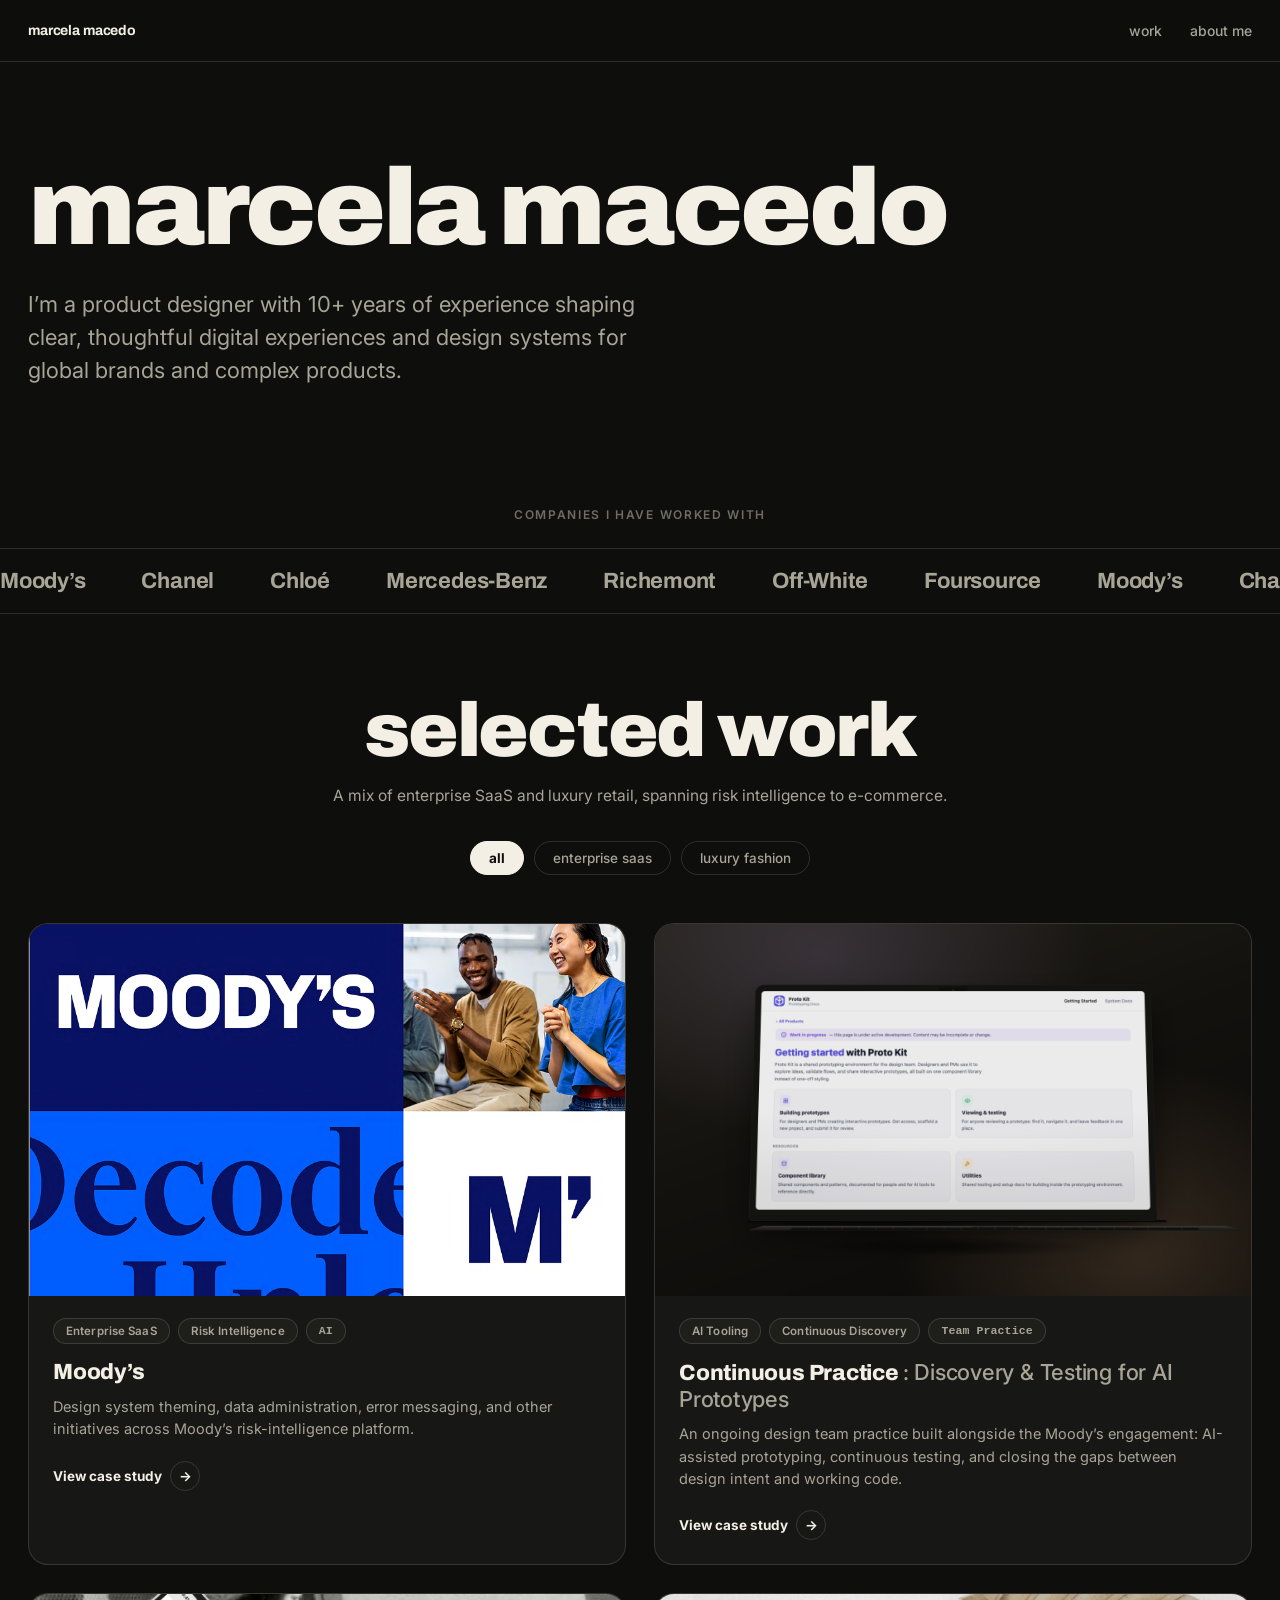
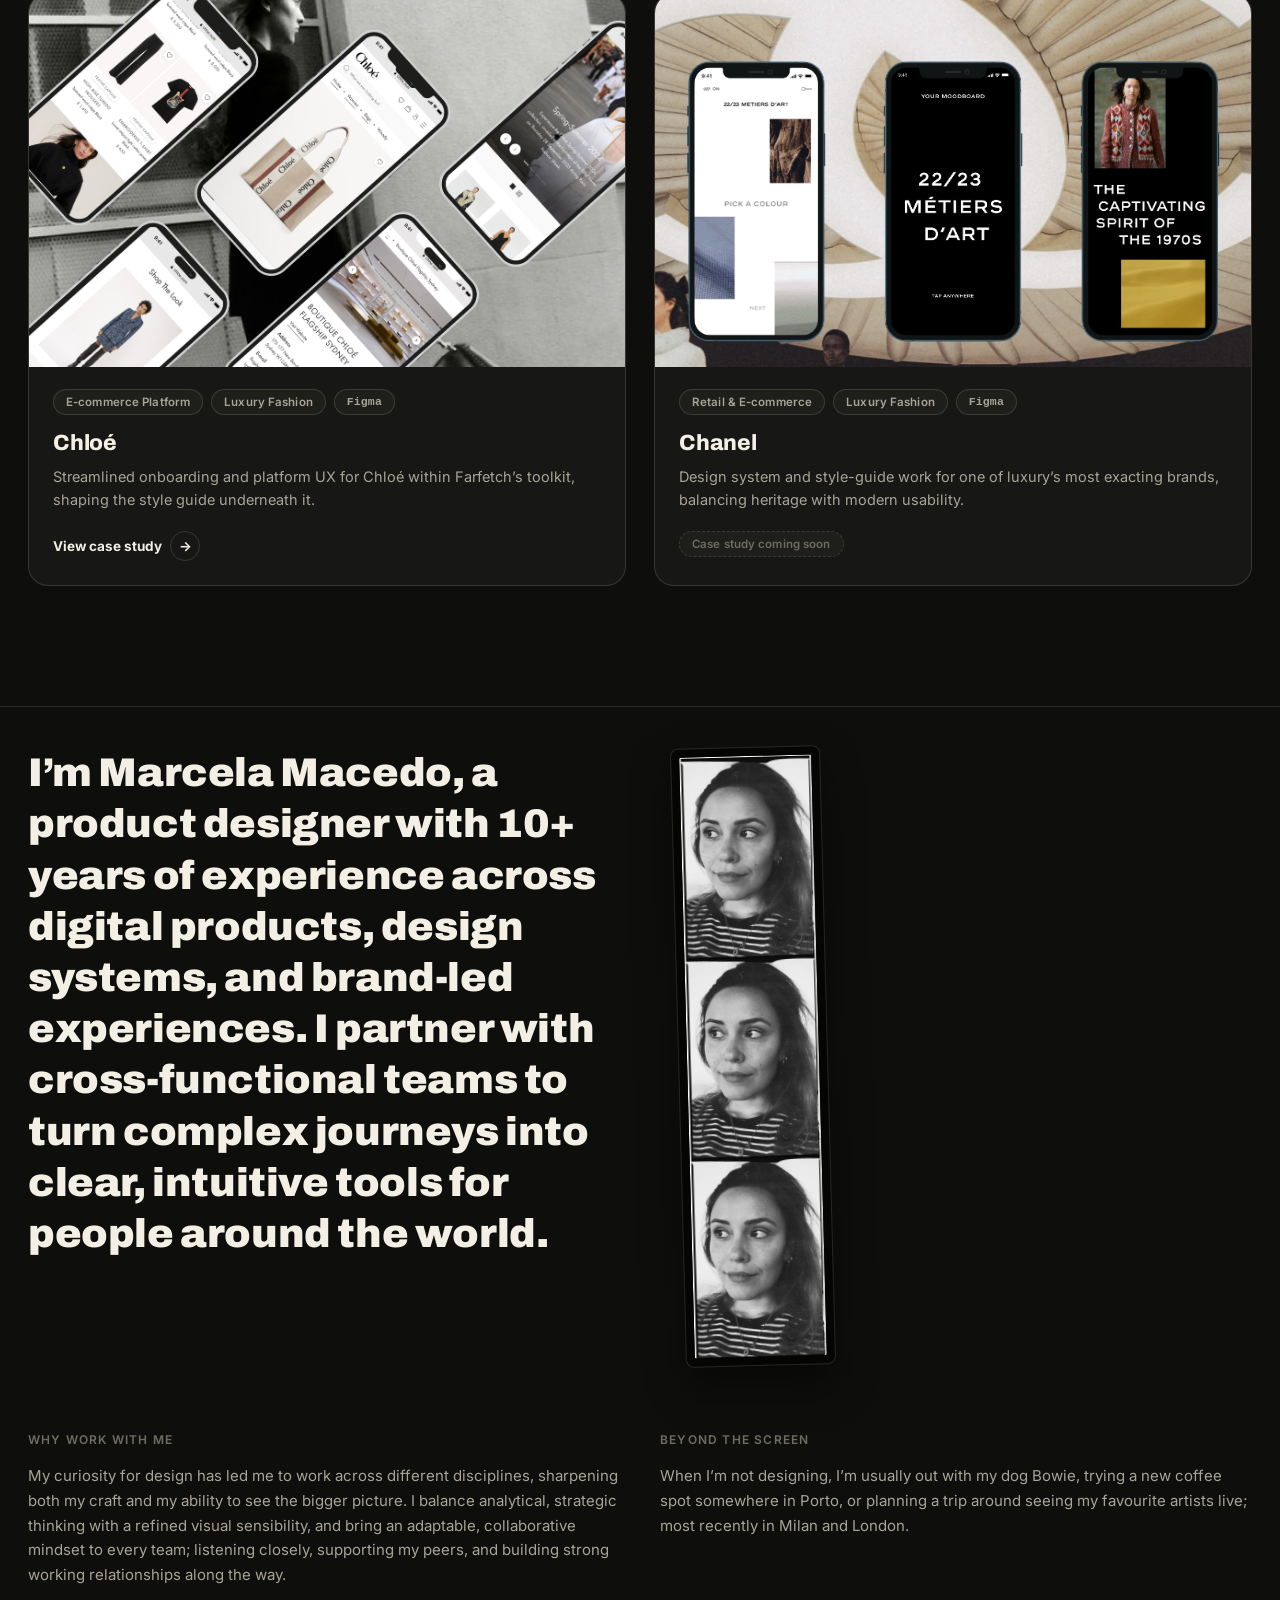
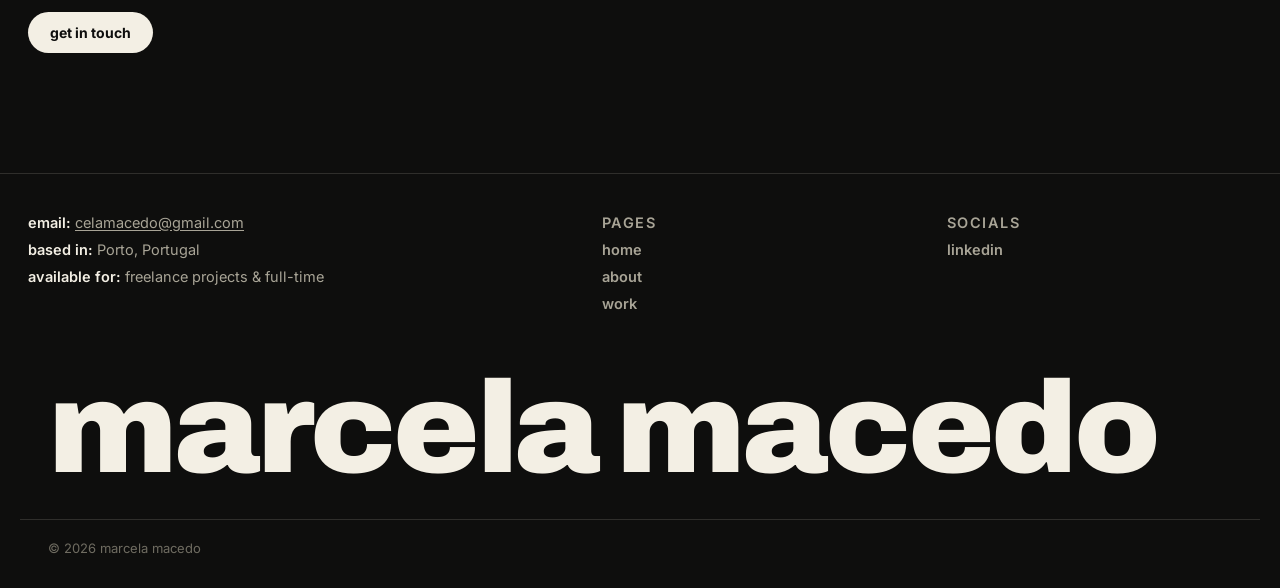
<file: index.html>
<!doctype html>
<html lang="en">
<head>
  <meta charset="utf-8">
  <meta name="viewport" content="width=device-width, initial-scale=1">
  <title>Marcela Macedo, Product Designer</title>
  <meta name="description" content="Marcela Macedo, product designer for Moody's, Chanel, Chloé, and Richemont.">
  <link rel="stylesheet" href="styles.css">
</head>
<body>
  <nav class="nav">
    <a href="index.html" class="nav-name display">marcela macedo</a>
    <div class="nav-links">
      <a href="#work">work</a>
      <a href="#about">about me</a>
    </div>
  </nav>

  <section class="hero">
    <div class="hero-inner">
      <h1 class="display">marcela macedo</h1>
      <p class="tagline">I&rsquo;m a product designer with 10+ years of experience shaping clear, thoughtful digital experiences and design systems for global brands and complex products.</p>
    </div>
  </section>

  <section class="companies">
    <p class="label">companies i have worked with</p>
    <div class="marquee-wrap" aria-hidden="true">
      <div class="marquee-track">
        <span>Moody&rsquo;s</span><span>Chanel</span><span>Chlo&eacute;</span>
        <span>Mercedes-Benz</span><span>Richemont</span><span>Off-White</span><span>Foursource</span>
        <span>Moody&rsquo;s</span><span>Chanel</span><span>Chlo&eacute;</span>
        <span>Mercedes-Benz</span><span>Richemont</span><span>Off-White</span><span>Foursource</span>
      </div>
    </div>
  </section>

  <section class="work" id="work">
    <div class="work-head">
      <h2 class="display">selected work</h2>
      <p class="work-sub">A mix of enterprise SaaS and luxury retail, spanning risk intelligence to e-commerce.</p>
    </div>

    <div class="filters" role="tablist" aria-label="Filter work by category">
      <button class="filter-btn active" data-filter="all">all</button>
      <button class="filter-btn" data-filter="enterprise">enterprise saas</button>
      <button class="filter-btn" data-filter="luxury">luxury fashion</button>
    </div>

    <div class="work-grid">
      <a class="proj" href="moodys.html" data-category="enterprise">
        <div class="proj-media"><img src="assets/projects/moodys/moodys-card.png" alt="Moody's brand collage: wordmark, typography, and team photography" loading="lazy"></div>
        <div class="proj-tags">
          <span class="tag-pill">Enterprise SaaS</span>
          <span class="tag-pill">Risk Intelligence</span>
          <span class="tag-pill mono">AI</span>
        </div>
        <h3 class="proj-title">Moody&rsquo;s</h3>
        <p class="proj-desc">Design system theming, data administration, error messaging, and other initiatives across Moody&rsquo;s risk-intelligence platform.</p>
        <span class="proj-link">View case study <span class="arrow-circle">&rarr;</span></span>
      </a>

      <a class="proj" href="continuous-practice.html" data-category="enterprise">
        <div class="proj-media"><img src="assets/projects/continuous-practice/docs-hub-laptop.png" alt="A genericized recreation of the practice's documentation hub, shown open on a laptop" loading="lazy"></div>
        <div class="proj-tags">
          <span class="tag-pill">AI Tooling</span>
          <span class="tag-pill">Continuous Discovery</span>
          <span class="tag-pill mono">Team Practice</span>
        </div>
        <h3 class="proj-title">Continuous Practice <span class="proj-sub">: Discovery &amp; Testing for AI Prototypes</span></h3>
        <p class="proj-desc">An ongoing design team practice built alongside the Moody&rsquo;s engagement: AI-assisted prototyping, continuous testing, and closing the gaps between design intent and working code.</p>
        <span class="proj-link">View case study <span class="arrow-circle">&rarr;</span></span>
      </a>

      <a class="proj" href="chloe.html" data-category="luxury">
        <div class="proj-media"><img src="assets/projects/chloe/chloe-app-mockup.png" alt="Chloé e-commerce app screens: product pages, bags, and boutique details" loading="lazy"></div>
        <div class="proj-tags">
          <span class="tag-pill">E-commerce Platform</span>
          <span class="tag-pill">Luxury Fashion</span>
          <span class="tag-pill mono">Figma</span>
        </div>
        <h3 class="proj-title">Chlo&eacute;</h3>
        <p class="proj-desc">Streamlined onboarding and platform UX for Chlo&eacute; within Farfetch&rsquo;s toolkit, shaping the style guide underneath it.</p>
        <span class="proj-link">View case study <span class="arrow-circle">&rarr;</span></span>
      </a>

      <div class="proj" data-category="luxury">
        <div class="proj-media"><img src="assets/projects/chanel/chanel-card.png" alt="Chanel Métiers d'Art mobile flow and product mockups" loading="lazy"></div>
        <div class="proj-tags">
          <span class="tag-pill">Retail &amp; E-commerce</span>
          <span class="tag-pill">Luxury Fashion</span>
          <span class="tag-pill mono">Figma</span>
        </div>
        <h3 class="proj-title">Chanel</h3>
        <p class="proj-desc">Design system and style-guide work for one of luxury&rsquo;s most exacting brands, balancing heritage with modern usability.</p>
        <span class="proj-link"><span class="tag-pill status">Case study coming soon</span></span>
      </div>
    </div>
  </section>

  <section class="about" id="about">
    <div class="about-inner">
      <div class="about-top">
        <p class="about-lead display">I&rsquo;m Marcela Macedo, a product designer with 10+ years of experience across digital products, design systems, and brand-led experiences. I partner with cross-functional teams to turn complex journeys into clear, intuitive tools for people around the world.</p>

        <div class="photo-strip" aria-hidden="true">
          <img src="assets/about/photobooth.png" alt="Marcela Macedo, three-frame black and white photobooth strip">
        </div>
      </div>

      <div class="about-grid">
        <div class="about-col">
          <p class="eyebrow">why work with me</p>
          <p>My curiosity for design has led me to work across different disciplines, sharpening both my craft and my ability to see the bigger picture. I balance analytical, strategic thinking with a refined visual sensibility, and bring an adaptable, collaborative mindset to every team; listening closely, supporting my peers, and building strong working relationships along the way.</p>
          <a href="mailto:celamacedo@gmail.com" class="btn">get in touch</a>
        </div>

        <div class="about-col">
          <p class="eyebrow">beyond the screen</p>
          <p>When I&rsquo;m not designing, I&rsquo;m usually out with my dog Bowie, trying a new coffee spot somewhere in Porto, or planning a trip around seeing my favourite artists live; most recently in Milan and London.</p>
        </div>
      </div>
    </div>
  </section>

  <footer class="footer">
    <div class="footer-meta">
      <div class="footer-meta-grid">
        <div>
          <p><strong>email:</strong> <a href="mailto:celamacedo@gmail.com">celamacedo@gmail.com</a></p>
          <p><strong>based in:</strong> Porto, Portugal</p>
          <p><strong>available for:</strong> freelance projects &amp; full-time</p>
        </div>
        <div class="footer-col">
          <p class="footer-col-label">pages</p>
          <a href="index.html">home</a>
          <a href="#about">about</a>
          <a href="#work">work</a>
        </div>
        <div class="footer-col">
          <p class="footer-col-label">socials</p>
          <a href="https://www.linkedin.com/in/marcelamcm/" target="_blank" rel="noopener">linkedin</a>
        </div>
      </div>
    </div>

    <div class="footer-word">
      <h2 class="display">marcela macedo</h2>
    </div>

    <div class="footer-bottom">
      <span>&copy; 2026 marcela macedo</span>
    </div>
  </footer>

  <script>
    const buttons = document.querySelectorAll('.filter-btn');
    const cards = document.querySelectorAll('.proj');
    buttons.forEach(btn => {
      btn.addEventListener('click', () => {
        buttons.forEach(b => b.classList.remove('active'));
        btn.classList.add('active');
        const filter = btn.dataset.filter;
        cards.forEach(card => {
          const show = filter === 'all' || card.dataset.category === filter;
          card.style.display = show ? '' : 'none';
        });
      });
    });
  </script>
</body>
</html>
</file>
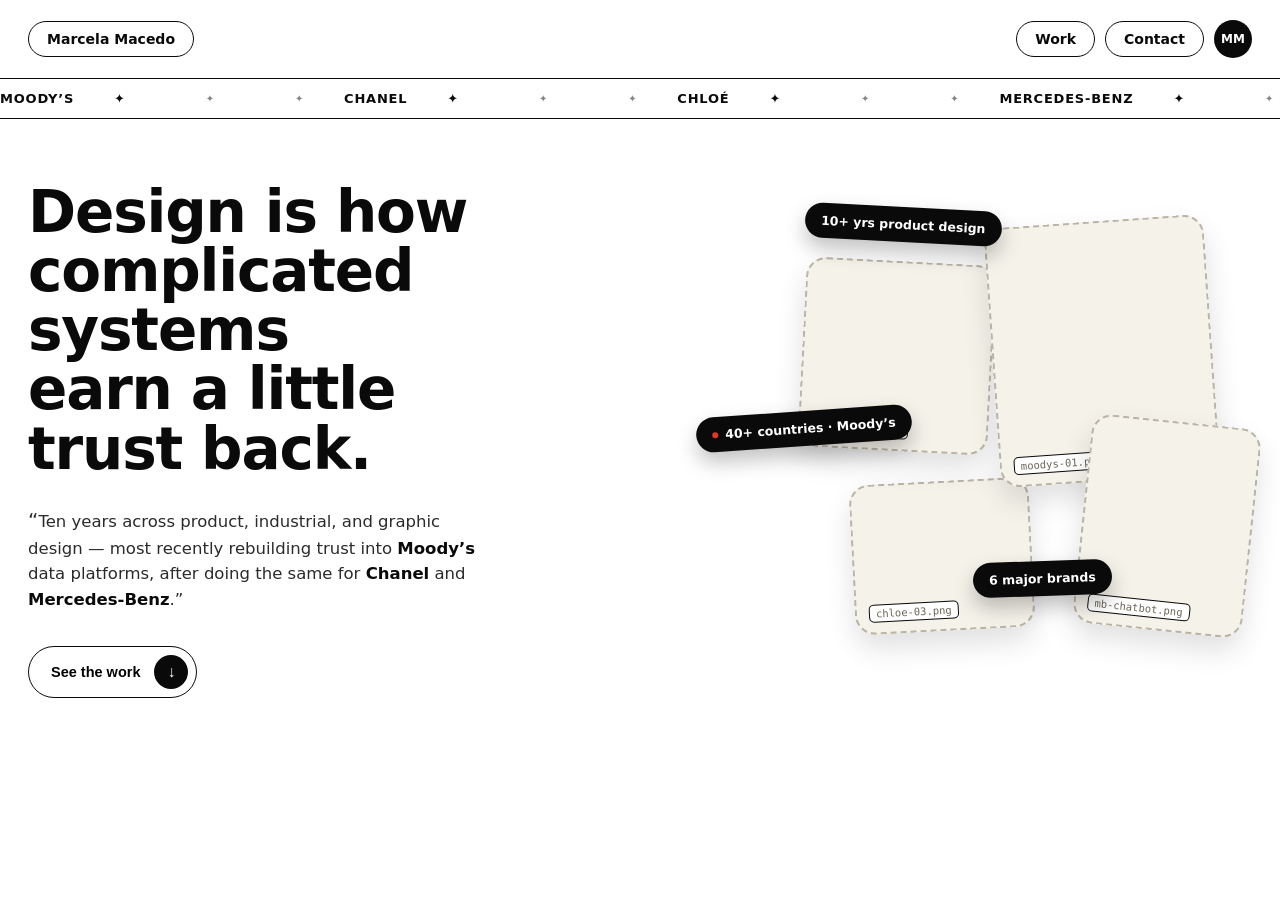
<file: site/index.html>
<!doctype html>
<html lang="en">
<head>
  <meta charset="utf-8">
  <meta name="viewport" content="width=device-width, initial-scale=1">
  <title>Marcela Macedo — Product Designer</title>
  <meta name="description" content="Marcela Macedo, senior product designer — Moody's, Chanel, Chloé, Mercedes-Benz, Richemont.">
  <link rel="stylesheet" href="styles.css">
</head>
<body>
  <nav class="nav">
    <span class="pill">Marcela Macedo</span>
    <span class="right">
      <span class="pill">Work</span>
      <span class="pill">Contact</span>
      <span class="avatar">MM</span>
    </span>
  </nav>

  <div class="marquee-wrap" aria-hidden="true">
    <div class="marquee-track">
      <span>Moody&rsquo;s <span>&#10022;</span></span>
      <span>Chanel <span>&#10022;</span></span>
      <span>Chlo&eacute; <span>&#10022;</span></span>
      <span>Mercedes-Benz <span>&#10022;</span></span>
      <span>Richemont <span>&#10022;</span></span>
      <span>Foursource <span>&#10022;</span></span>
      <span>Moody&rsquo;s <span>&#10022;</span></span>
      <span>Chanel <span>&#10022;</span></span>
      <span>Chlo&eacute; <span>&#10022;</span></span>
      <span>Mercedes-Benz <span>&#10022;</span></span>
      <span>Richemont <span>&#10022;</span></span>
      <span>Foursource <span>&#10022;</span></span>
    </div>
  </div>

  <section class="hero">
    <div>
      <h1>Design is how complicated systems earn a little trust back.</h1>
      <p class="bioline"><span class="q">&ldquo;</span>Ten years across product, industrial, and graphic design &mdash; most recently rebuilding trust into <strong>Moody&rsquo;s</strong> data platforms, after doing the same for <strong>Chanel</strong> and <strong>Mercedes-Benz</strong>.&rdquo;</p>
      <button class="cta" type="button">See the work <span class="arrow">&darr;</span></button>
    </div>

    <div class="collage">
      <div class="win win2">10+ yrs product design</div>
      <div class="win win1"><span class="dot"></span>40+ countries &middot; Moody&rsquo;s</div>
      <div class="win win3">6 major brands</div>

      <!-- Placeholder slots — drop project PNGs into assets/ and swap the <span class="tag"> for <img src="assets/your-file.png" alt="..."> -->
      <div class="ph ph1"><span class="tag mono">moodys-01.png</span></div>
      <div class="ph ph2"><span class="tag mono">chanel-02.png</span></div>
      <div class="ph ph3"><span class="tag mono">mb-chatbot.png</span></div>
      <div class="ph ph4"><span class="tag mono">chloe-03.png</span></div>
    </div>
  </section>

  <!-- Screen 2 (case study previews) not built yet — next session. -->
</body>
</html>
</file>
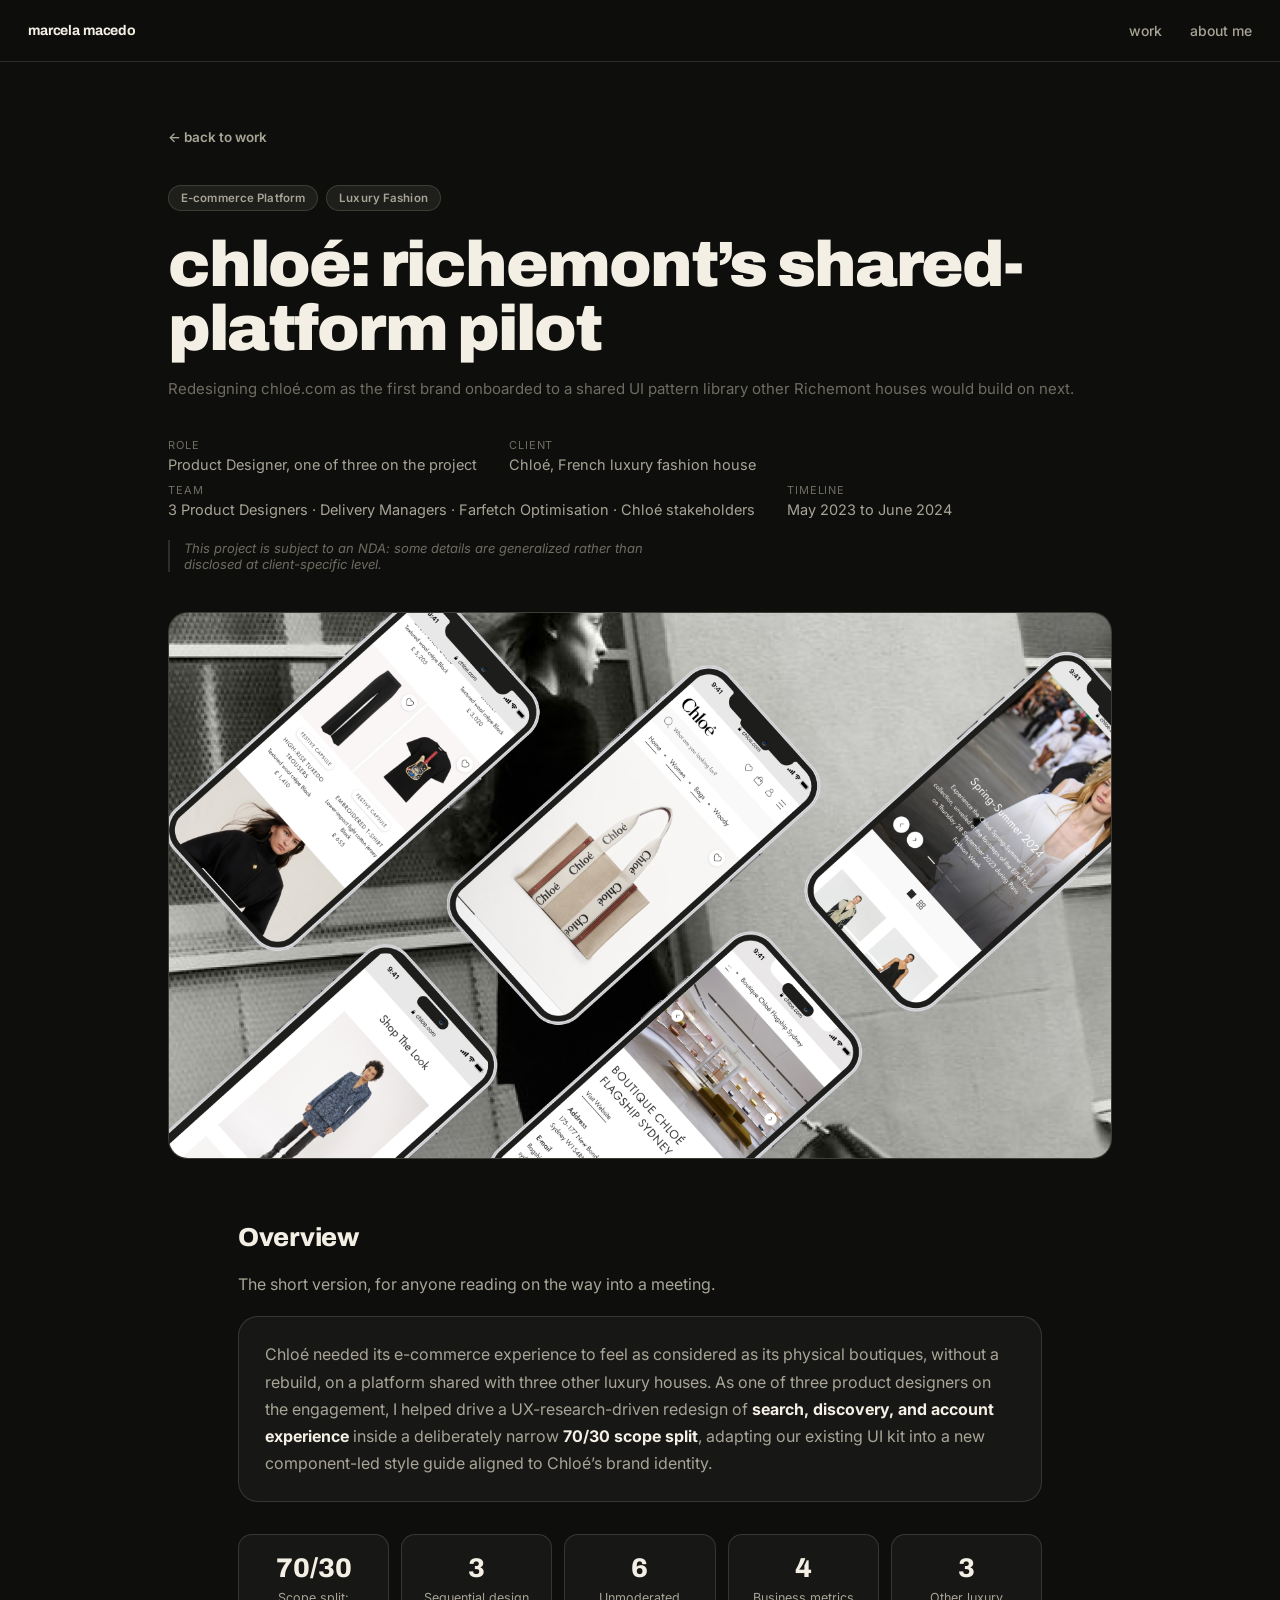
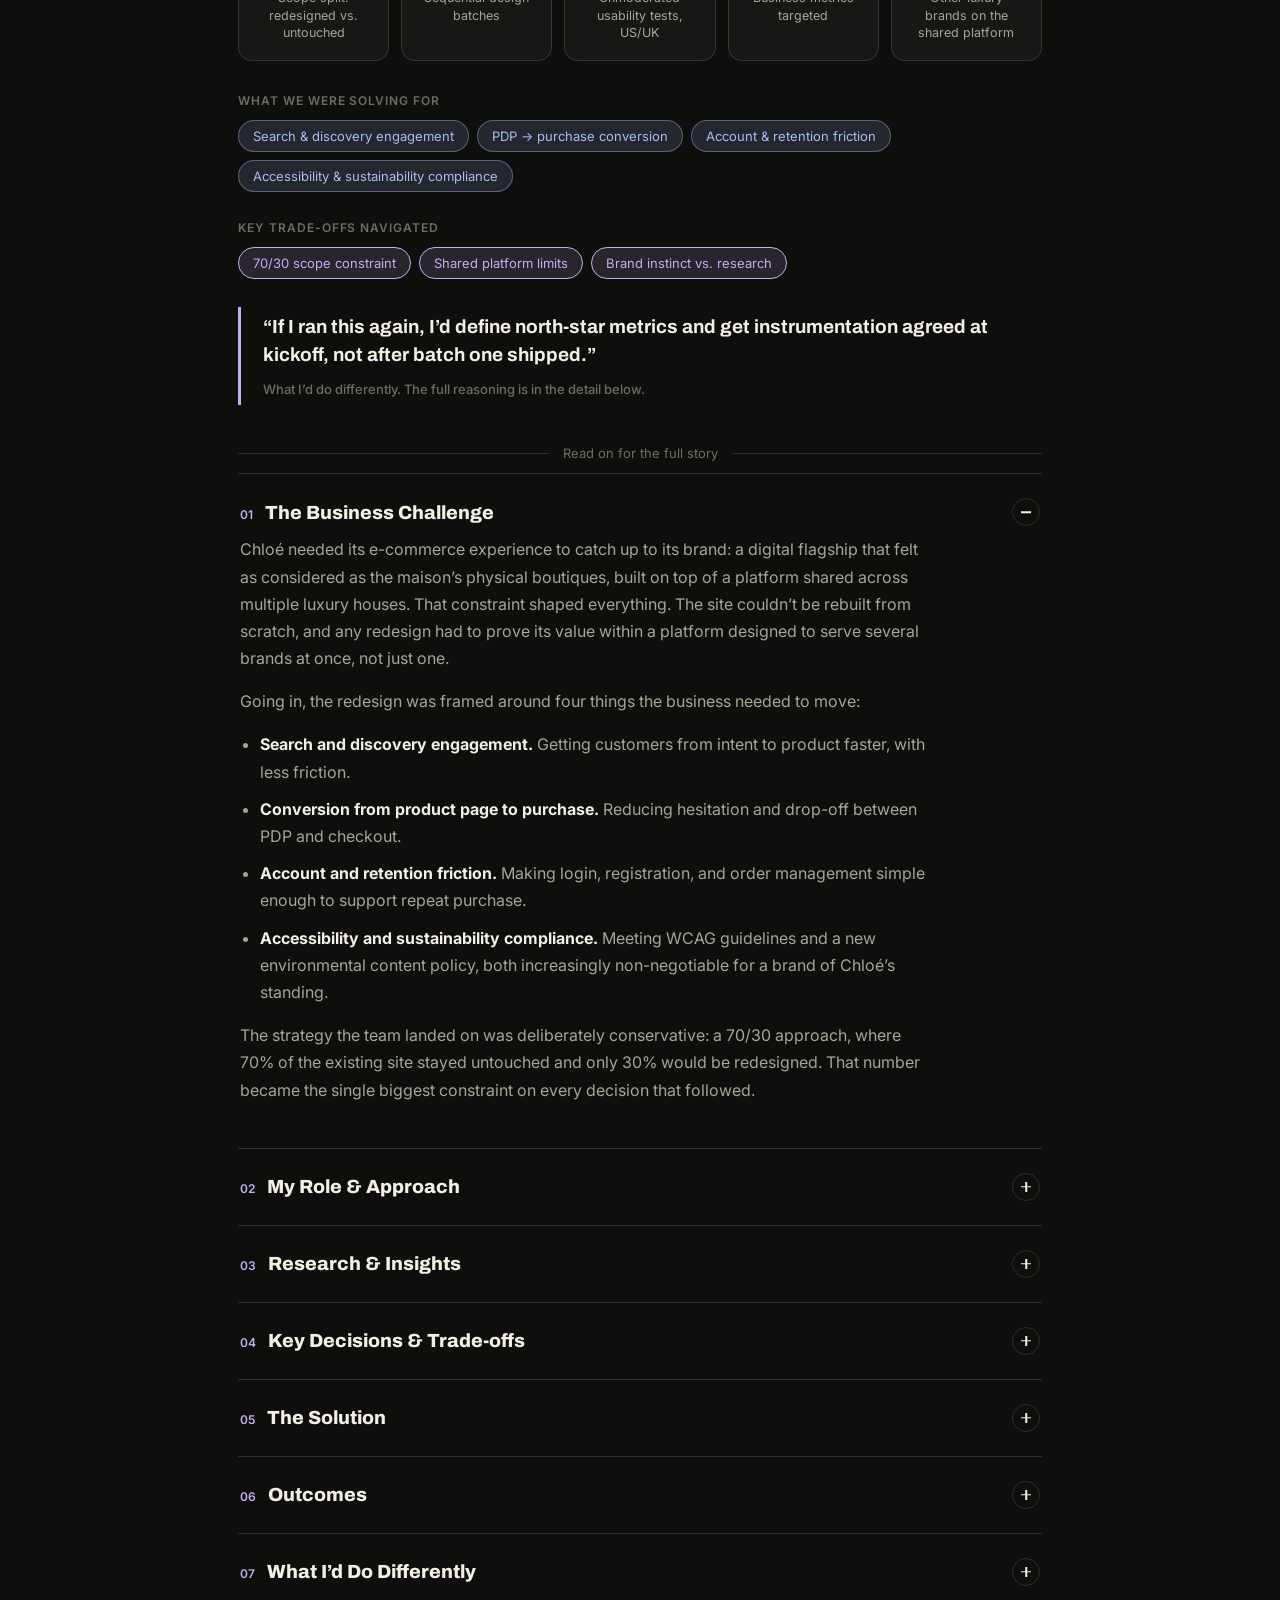
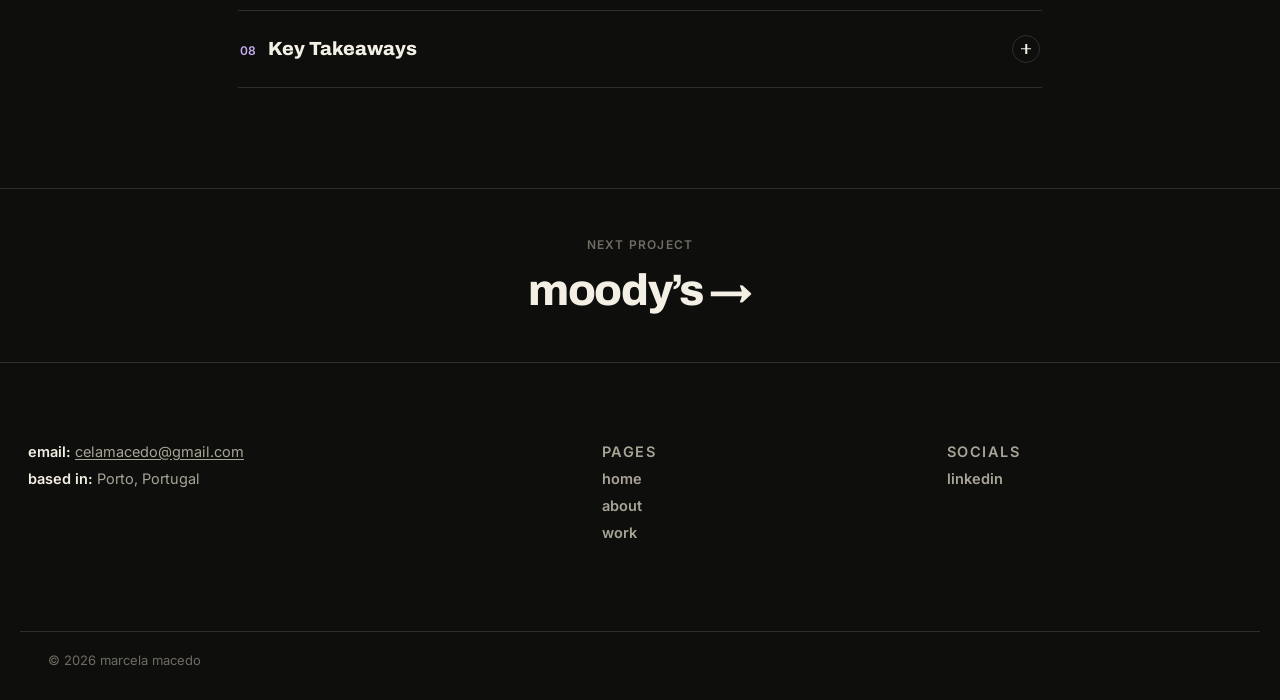
<file: chloe.html>
<!doctype html>
<html lang="en">
<head>
  <meta charset="utf-8">
  <meta name="viewport" content="width=device-width, initial-scale=1">
  <title>Chlo&eacute; · Marcela Macedo</title>
  <meta name="description" content="Case study: redesigning Chloé.com on a shared luxury platform. UX research, a component-led design system, and a 70/30 scope constraint.">
  <link rel="stylesheet" href="styles.css">
</head>
<body>
  <nav class="nav">
    <a href="index.html" class="nav-name display">marcela macedo</a>
    <div class="nav-links">
      <a href="index.html#work">work</a>
      <a href="index.html#about">about me</a>
    </div>
  </nav>

  <div class="case-hero">
    <a href="index.html#work" class="case-back">&larr; back to work</a>
    <div class="case-tags">
      <span class="tag-pill">E-commerce Platform</span>
      <span class="tag-pill">Luxury Fashion</span>
    </div>
    <h1 class="display">chlo&eacute;: richemont&rsquo;s shared-platform pilot</h1>
    <p class="case-role">Redesigning chlo&eacute;.com as the first brand onboarded to a shared UI pattern library other Richemont houses would build on next.</p>

    <div class="case-meta-grid">
      <div><span>Role</span>Product Designer, one of three on the project</div>
      <div><span>Client</span>Chlo&eacute;, French luxury fashion house</div>
      <div><span>Team</span>3 Product Designers &middot; Delivery Managers &middot; Farfetch Optimisation &middot; Chlo&eacute; stakeholders</div>
      <div><span>Timeline</span>May 2023 to June 2024</div>
    </div>
    <p class="case-nda">This project is subject to an NDA: some details are generalized rather than disclosed at client-specific level.</p>

    <div class="case-hero-media">
      <img src="assets/projects/chloe/chloe-app-mockup.png" alt="Chloé e-commerce app screens: product pages, bags, and boutique details">
    </div>
  </div>

  <div class="case-body">
    <h2>Overview</h2>
    <p class="case-glance-sub">The short version, for anyone reading on the way into a meeting.</p>

    <div class="case-tldr">
      Chlo&eacute; needed its e-commerce experience to feel as considered as its physical boutiques, without a rebuild, on a platform shared with three other luxury houses. As one of three product designers on the engagement, I helped drive a UX-research-driven redesign of <strong>search, discovery, and account experience</strong> inside a deliberately narrow <strong>70/30 scope split</strong>, adapting our existing UI kit into a new component-led style guide aligned to Chlo&eacute;&rsquo;s brand identity.
    </div>

    <div class="case-stats">
      <div class="case-stat"><span class="num">70/30</span><span class="label">Scope split: redesigned vs. untouched</span></div>
      <div class="case-stat"><span class="num">3</span><span class="label">Sequential design batches</span></div>
      <div class="case-stat"><span class="num">6</span><span class="label">Unmoderated usability tests, US/UK</span></div>
      <div class="case-stat"><span class="num">4</span><span class="label">Business metrics targeted</span></div>
      <div class="case-stat"><span class="num">3</span><span class="label">Other luxury brands on the shared platform</span></div>
    </div>

    <div class="case-chip-group">
      <div class="gtitle">What we were solving for</div>
      <div class="case-chips">
        <span class="case-chip">Search &amp; discovery engagement</span>
        <span class="case-chip">PDP &rarr; purchase conversion</span>
        <span class="case-chip">Account &amp; retention friction</span>
        <span class="case-chip">Accessibility &amp; sustainability compliance</span>
      </div>
    </div>

    <div class="case-chip-group">
      <div class="gtitle">Key trade-offs navigated</div>
      <div class="case-chips">
        <span class="case-chip b">70/30 scope constraint</span>
        <span class="case-chip b">Shared platform limits</span>
        <span class="case-chip b">Brand instinct vs. research</span>
      </div>
    </div>

    <div class="case-pullquote">
      &ldquo;If I ran this again, I&rsquo;d define north-star metrics and get instrumentation agreed at kickoff, not after batch one shipped.&rdquo;
      <span>What I&rsquo;d do differently. The full reasoning is in the detail below.</span>
    </div>

    <div class="case-divider"><span>Read on for the full story</span></div>

    <div class="case-accordion">
      <details open>
        <summary><span><span class="idx">01</span>The Business Challenge</span><span class="plus"></span></summary>
        <div class="acc-body">
          <p>Chlo&eacute; needed its e-commerce experience to catch up to its brand: a digital flagship that felt as considered as the maison&rsquo;s physical boutiques, built on top of a platform shared across multiple luxury houses. That constraint shaped everything. The site couldn&rsquo;t be rebuilt from scratch, and any redesign had to prove its value within a platform designed to serve several brands at once, not just one.</p>
          <p>Going in, the redesign was framed around four things the business needed to move:</p>
          <ul>
            <li><strong>Search and discovery engagement.</strong> Getting customers from intent to product faster, with less friction.</li>
            <li><strong>Conversion from product page to purchase.</strong> Reducing hesitation and drop-off between PDP and checkout.</li>
            <li><strong>Account and retention friction.</strong> Making login, registration, and order management simple enough to support repeat purchase.</li>
            <li><strong>Accessibility and sustainability compliance.</strong> Meeting WCAG guidelines and a new environmental content policy, both increasingly non-negotiable for a brand of Chlo&eacute;&rsquo;s standing.</li>
          </ul>
          <p>The strategy the team landed on was deliberately conservative: a 70/30 approach, where 70% of the existing site stayed untouched and only 30% would be redesigned. That number became the single biggest constraint on every decision that followed.</p>
        </div>
      </details>

      <details>
        <summary><span><span class="idx">02</span>My Role &amp; Approach</span><span class="plus"></span></summary>
        <div class="acc-body">
          <p>I worked as one of three product designers on this engagement, sharing ownership of optimisation and user-centric redesign across the site&rsquo;s core journeys. Together we translated UX research into design decisions, built and maintained Chlo&eacute;&rsquo;s component-led design system, and represented design in weekly syncs with Chlo&eacute; stakeholders, where scope, trade-offs, and direction were negotiated in real time rather than decided in isolation.</p>
          <p>The work was structured into three sequential design batches, each ending in a stakeholder checkpoint. That cadence mattered. Nothing shipped without client sign-off, but it also meant the pace of iteration was set by alignment meetings, not just by how fast the design work itself was maturing.</p>
          <div class="case-media">
            <img src="assets/projects/chloe/team-batch-structure.png" alt="The three-designer team and the three sequential design batches">
          </div>
        </div>
      </details>

      <details>
        <summary><span><span class="idx">03</span>Research &amp; Insights</span><span class="plus"></span></summary>
        <div class="acc-body">
          <p>Before redesigning anything, I helped run two parallel research tracks: a UX review benchmarking Chlo&eacute;&rsquo;s existing pages against industry best practice (including established heuristics like Baymard&rsquo;s guidelines), and unmoderated usability testing with six sessions across US and UK users, on both desktop and mobile.</p>
          <p>The clearest, most costly finding: search queries were cleared the moment a user landed on the results page, forcing them to retype and re-search from scratch. It&rsquo;s a small interaction detail with an outsized cost. Every instance of it was a customer re-doing work the system should have remembered, right at the moment they were closest to finding what they came for.</p>
          <p>That finding, alongside others around navigation clarity, footer structure, and product-page scannability, became the backlog the three design batches were built to work through.</p>
          <div class="case-media">
            <img src="assets/projects/chloe/usability-testing-findings.png" alt="Usability testing findings summary">
          </div>
        </div>
      </details>

      <details>
        <summary><span><span class="idx">04</span>Key Decisions &amp; Trade-offs</span><span class="plus"></span></summary>
        <div class="acc-body">
          <p>A few tensions shaped this work more than any single design choice did.</p>
          <div class="acc-block">
            <h4>The 70/30 scope constraint</h4>
            <p>Only three-tenths of the site could change. That meant constantly triaging which UX issues were worth spending redesign budget on, and which ones we knowingly left unresolved because they lived in the 70% we couldn&rsquo;t touch. Prioritization wasn&rsquo;t a one-time exercise. It was a running negotiation across all three batches.</p>
          </div>
          <div class="acc-block">
            <h4>Building on a shared platform</h4>
            <p>Chlo&eacute;&rsquo;s site sat on the same underlying platform as Cartier, Chanel, and Richemont. Every customization had to work within that shared foundation, which meant Chlo&eacute;-specific ambition sometimes had to be scaled back to what the platform could reasonably support without diverging too far from the other brands it served.</p>
          </div>
          <div class="acc-block">
            <h4>Brand instinct versus research</h4>
            <p>Chlo&eacute;&rsquo;s stakeholders had strong, well-earned convictions about brand identity, and the styleguide shift from beige ros&eacute; to black is the clearest example. Part of my role was holding the line on what user testing and the UX review actually showed, while still respecting that brand equity is a legitimate design input, not just an obstacle to user-centered design. That balance was negotiated, not won outright, in most of our weekly syncs.</p>
          </div>
        </div>
      </details>

      <details>
        <summary><span><span class="idx">05</span>The Solution</span><span class="plus"></span></summary>
        <div class="acc-body">
          <p>The redesign clustered into three journeys: Discovery (styleguide, navigation, header, footer, homepage, search, PLP, PDP), Purchase (login, account, bag, checkout, orders, returns), and Content (editorial, newsletter, legal, store locator), each reviewed against both the research findings and Chlo&eacute;&rsquo;s business requirements.</p>
          <p>Two pieces of work anchored the rest.</p>
          <p>Rather than starting from a blank canvas, our team took our existing UI kit as a foundation and enhanced it to align with Chlo&eacute;&rsquo;s style guide and brand identity: buttons, inputs, dropdowns, modals, accordions, banners. This meant every subsequent redesign decision inherited consistency and accessibility by default, instead of needing to be re-litigated page by page. I focused on designing several of the more intricate components while meticulously assessing accessibility guidelines, so the system stayed inclusive as it scaled.</p>
          <div class="case-media">
            <img src="assets/projects/chloe/component-design-system.png" alt="Component-led design system: buttons, inputs, dropdowns, modals, accordions, banners">
          </div>
          <p>The search and navigation experience became the clearest demonstration of the research-to-design pipeline, and my favorite part of this project to defend in front of stakeholders because every change traced directly back to a specific finding. Our team restructured the main navigation, made the search field more visible, persisted the user&rsquo;s query across the results page, surfaced popular searches and live product-card suggestions as people typed, and displayed result counts to keep users oriented.</p>
          <div class="case-media">
            <img src="assets/projects/chloe/search-navigation-redesign.png" alt="Search and navigation redesign: persisted query, popular searches, and result counts">
          </div>
        </div>
      </details>

      <details>
        <summary><span><span class="idx">06</span>Outcomes</span><span class="plus"></span></summary>
        <div class="acc-body">
          <p>There isn&rsquo;t post-launch performance data I can share here. The engagement wrapped before that measurement loop closed, and what data does exist is NDA-protected. So rather than overstate impact, here&rsquo;s what I can stand behind.</p>
          <div class="acc-block">
            <h4>What shipped and was adopted</h4>
            <p>The redesigned styleguide, the enhanced component-led UI kit, and the optimised page set went live across all three design batches, each one reviewed and signed off by Chlo&eacute; at a client checkpoint. The UI kit in particular was validated as a proof of concept for how future features would be built, not just a one-off deliverable.</p>
          </div>
          <div class="case-media">
            <img src="assets/projects/chloe/final-ui-kit.png" alt="The final shipped, component-led UI kit">
          </div>
          <div class="acc-block">
            <h4>What the work was designed to move</h4>
            <p>Each redesigned journey mapped to one of the four target areas above. Search and navigation changes were meant to be measured against search-to-PDP click-through and repeat-search rate. PDP and checkout refinements against cart-to-purchase conversion. Account flow simplification against completed-registration and repeat-login rates. The styleguide and component work against WCAG conformance scores.</p>
          </div>
          <div class="acc-block">
            <h4>Why I&rsquo;d expect it to have worked</h4>
            <p>These weren&rsquo;t speculative changes. They were built directly on documented UX research, and for search behavior specifically, on established e-commerce benchmarks. Search-query persistence is a well-evidenced fix for exactly the drop-off pattern our testing surfaced. That doesn&rsquo;t replace real post-launch numbers, but it&rsquo;s the difference between a redesign built on opinion and one built on evidence.</p>
          </div>
        </div>
      </details>

      <details>
        <summary><span><span class="idx">07</span>What I&rsquo;d Do Differently</span><span class="plus"></span></summary>
        <div class="acc-body">
          <p>If I ran this project again, the biggest change wouldn&rsquo;t be a design decision. It would be an earlier one. I&rsquo;d push, at kickoff, to define the north-star metrics for each journey and get instrumentation agreed before batch one shipped, not after. We had strong qualitative signal on what was broken, but no shared measurement plan for proving the fix worked, which meant that months later, in a room being asked what the impact was, my honest answer was a design rationale instead of a number. That&rsquo;s a gap I&rsquo;d close at the start of the next project, not the end.</p>
          <p>I&rsquo;d also try to negotiate the 70/30 split itself earlier and more explicitly, asking not just what we could redesign, but what the cost, in user friction, of the 70% we weren&rsquo;t touching actually was, so scope conversations were grounded in the same research evidence as the design decisions.</p>
        </div>
      </details>

      <details>
        <summary><span><span class="idx">08</span>Key Takeaways</span><span class="plus"></span></summary>
        <div class="acc-body">
          <p>This project reinforced something I now treat as non-negotiable: user research only creates value if it&rsquo;s paired with a way to prove the fix worked. Accessibility and sustainability guidelines are easiest to build in when they&rsquo;re part of the design system from day one, not retrofitted later. And on a shared platform serving multiple brands, the real design skill isn&rsquo;t just solving the UX problem. It&rsquo;s knowing which battles, brand identity, platform constraints, scope, are worth spending stakeholder trust on, and which aren&rsquo;t.</p>
        </div>
      </details>
    </div>
  </div>

  <div class="case-next">
    <span class="label">next project</span>
    <a href="moodys.html" class="display">moody&rsquo;s &rarr;</a>
  </div>

  <footer class="footer">
    <div class="footer-meta" style="padding-top: 40px;">
      <div class="footer-meta-grid">
        <div>
          <p><strong>email:</strong> <a href="mailto:celamacedo@gmail.com">celamacedo@gmail.com</a></p>
          <p><strong>based in:</strong> Porto, Portugal</p>
        </div>
        <div class="footer-col">
          <p class="footer-col-label">pages</p>
          <a href="index.html">home</a>
          <a href="index.html#about">about</a>
          <a href="index.html#work">work</a>
        </div>
        <div class="footer-col">
          <p class="footer-col-label">socials</p>
          <a href="https://www.linkedin.com/in/marcelamcm/" target="_blank" rel="noopener">linkedin</a>
        </div>
      </div>
    </div>
    <div class="footer-bottom">
      <span>&copy; 2026 marcela macedo</span>
    </div>
  </footer>
</body>
</html>
</file>
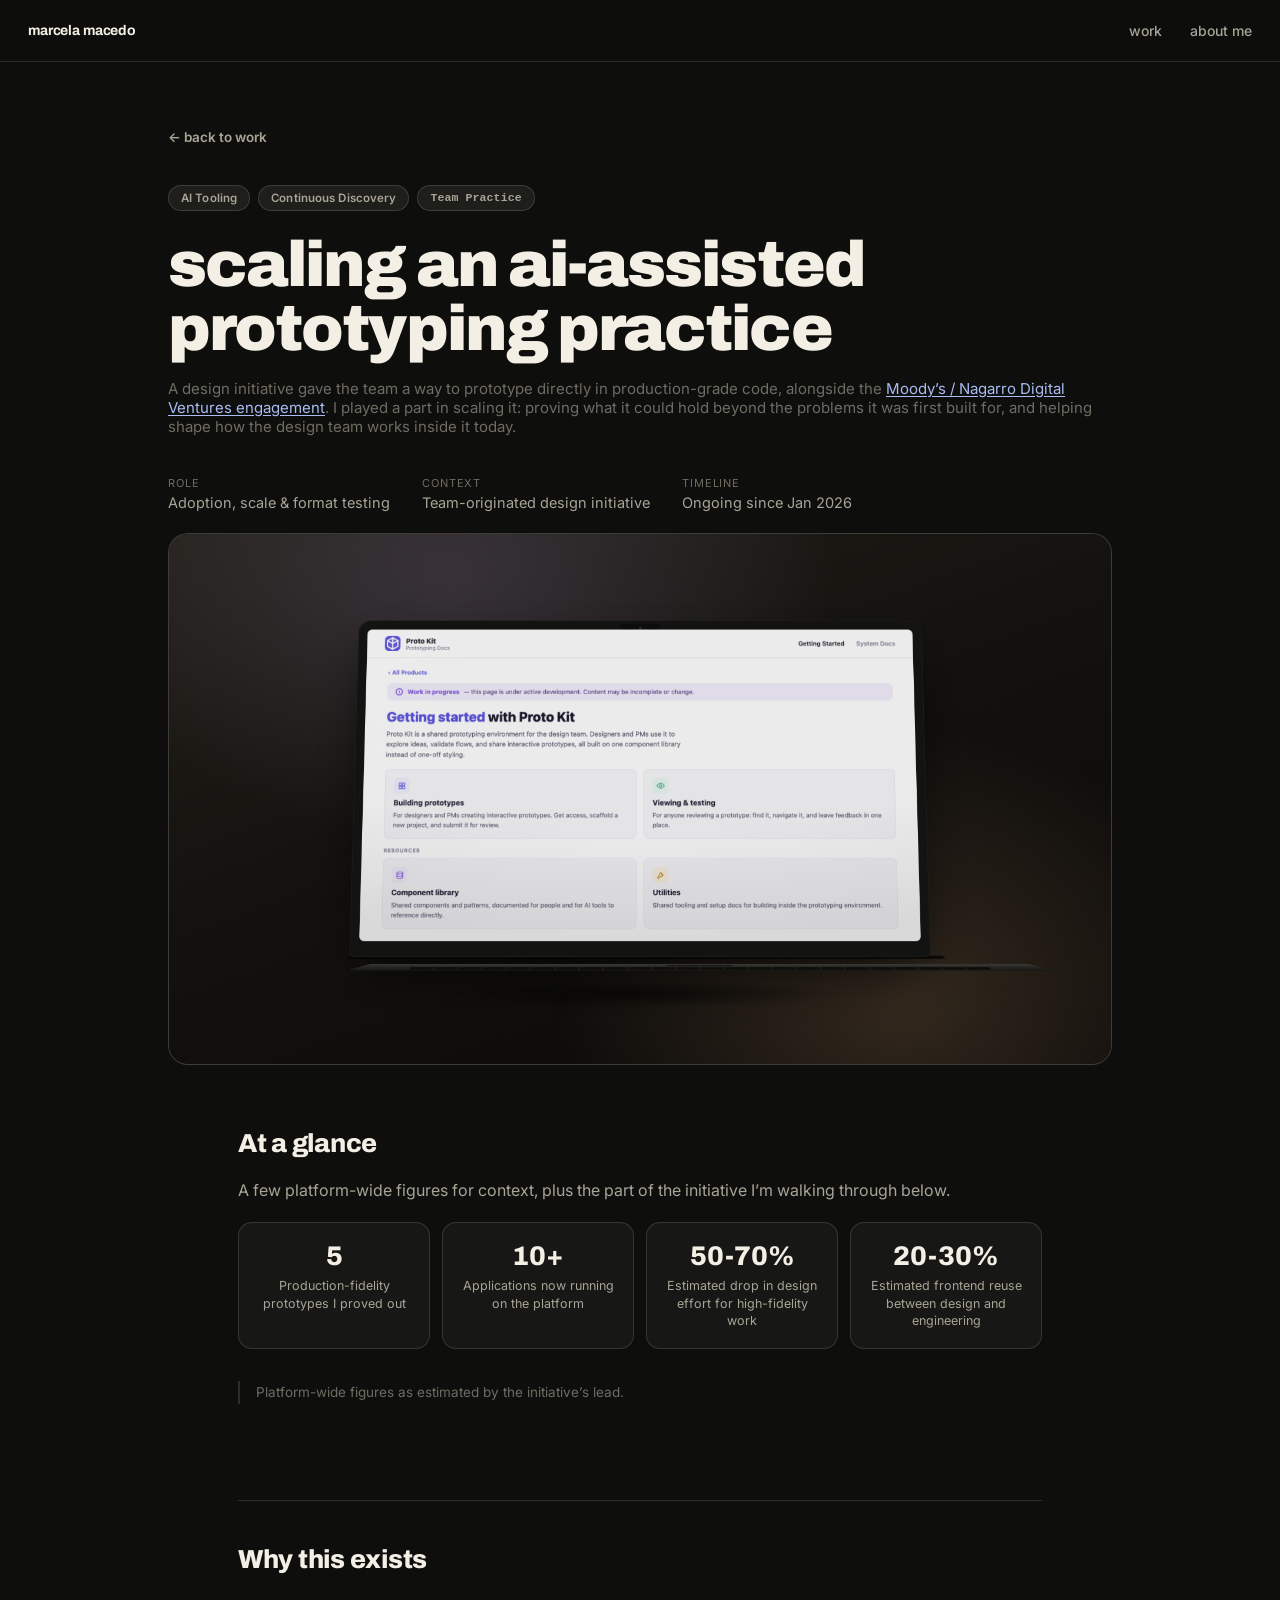
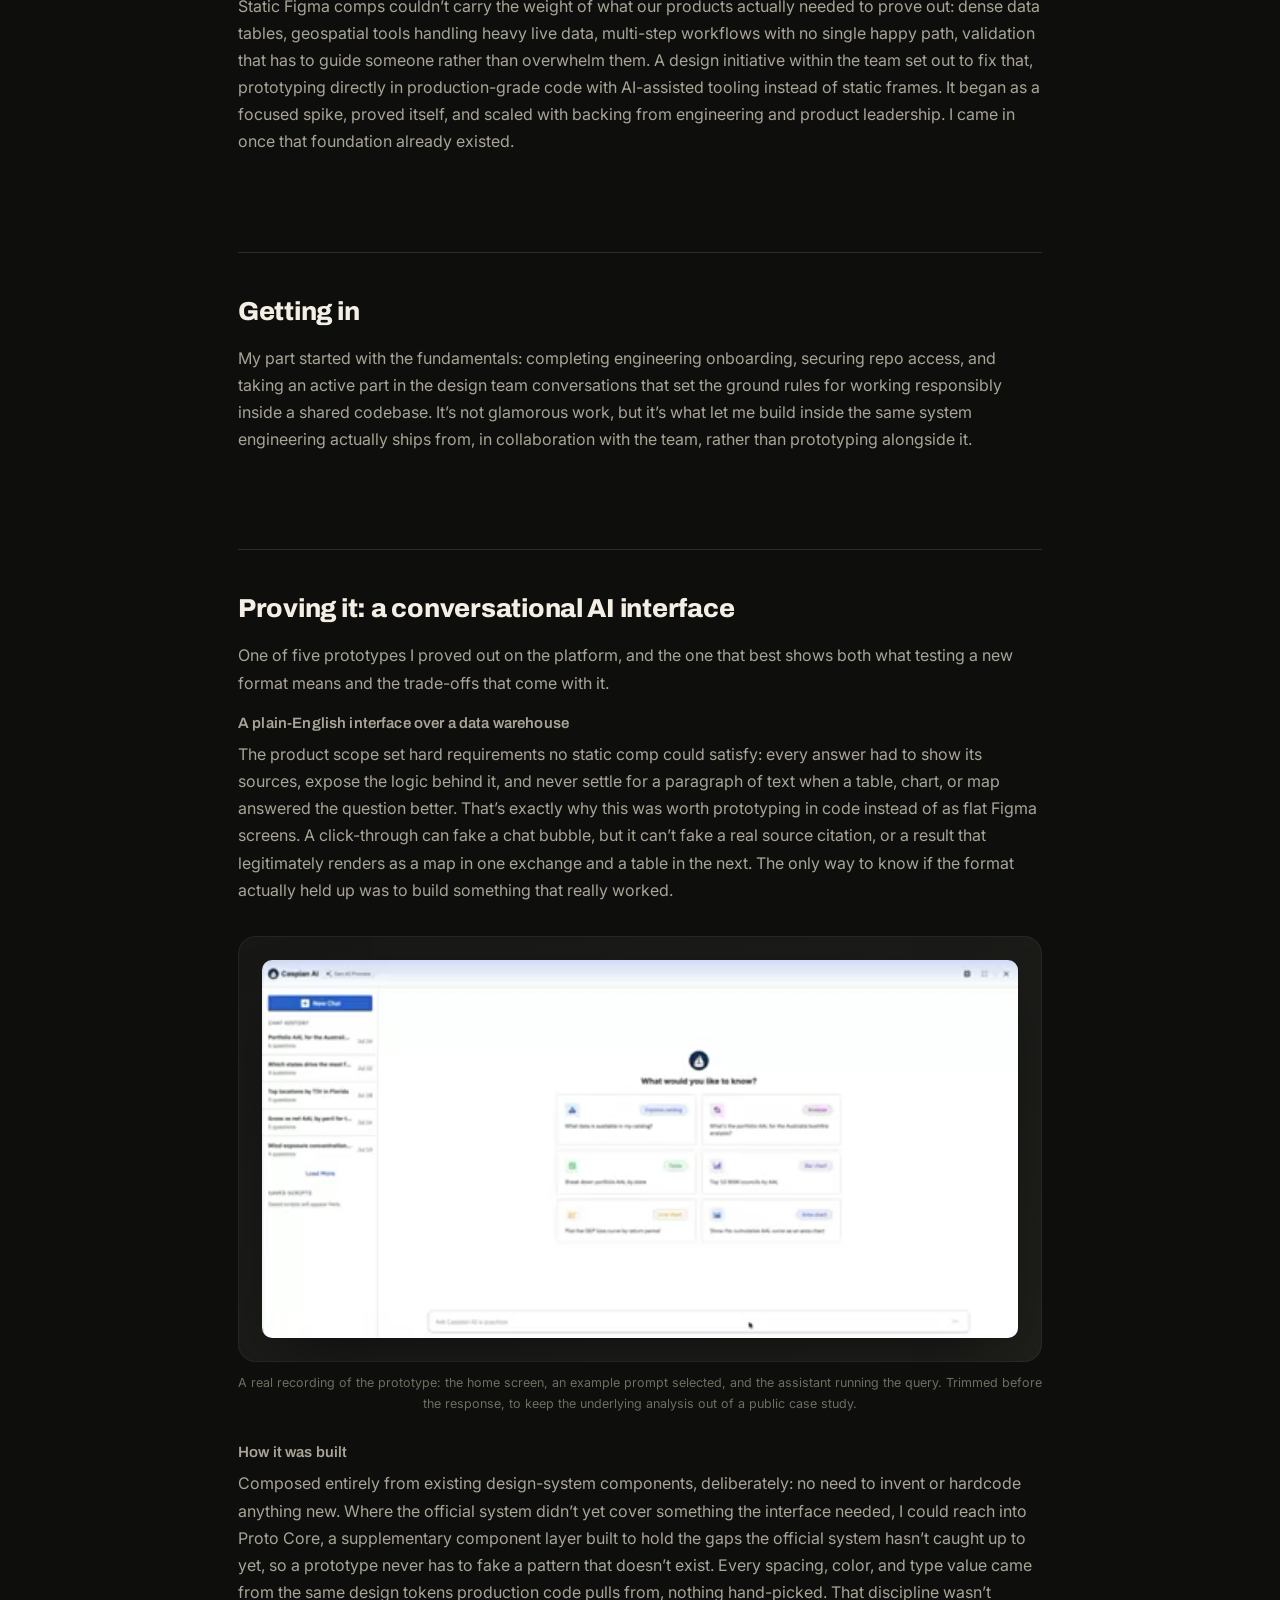
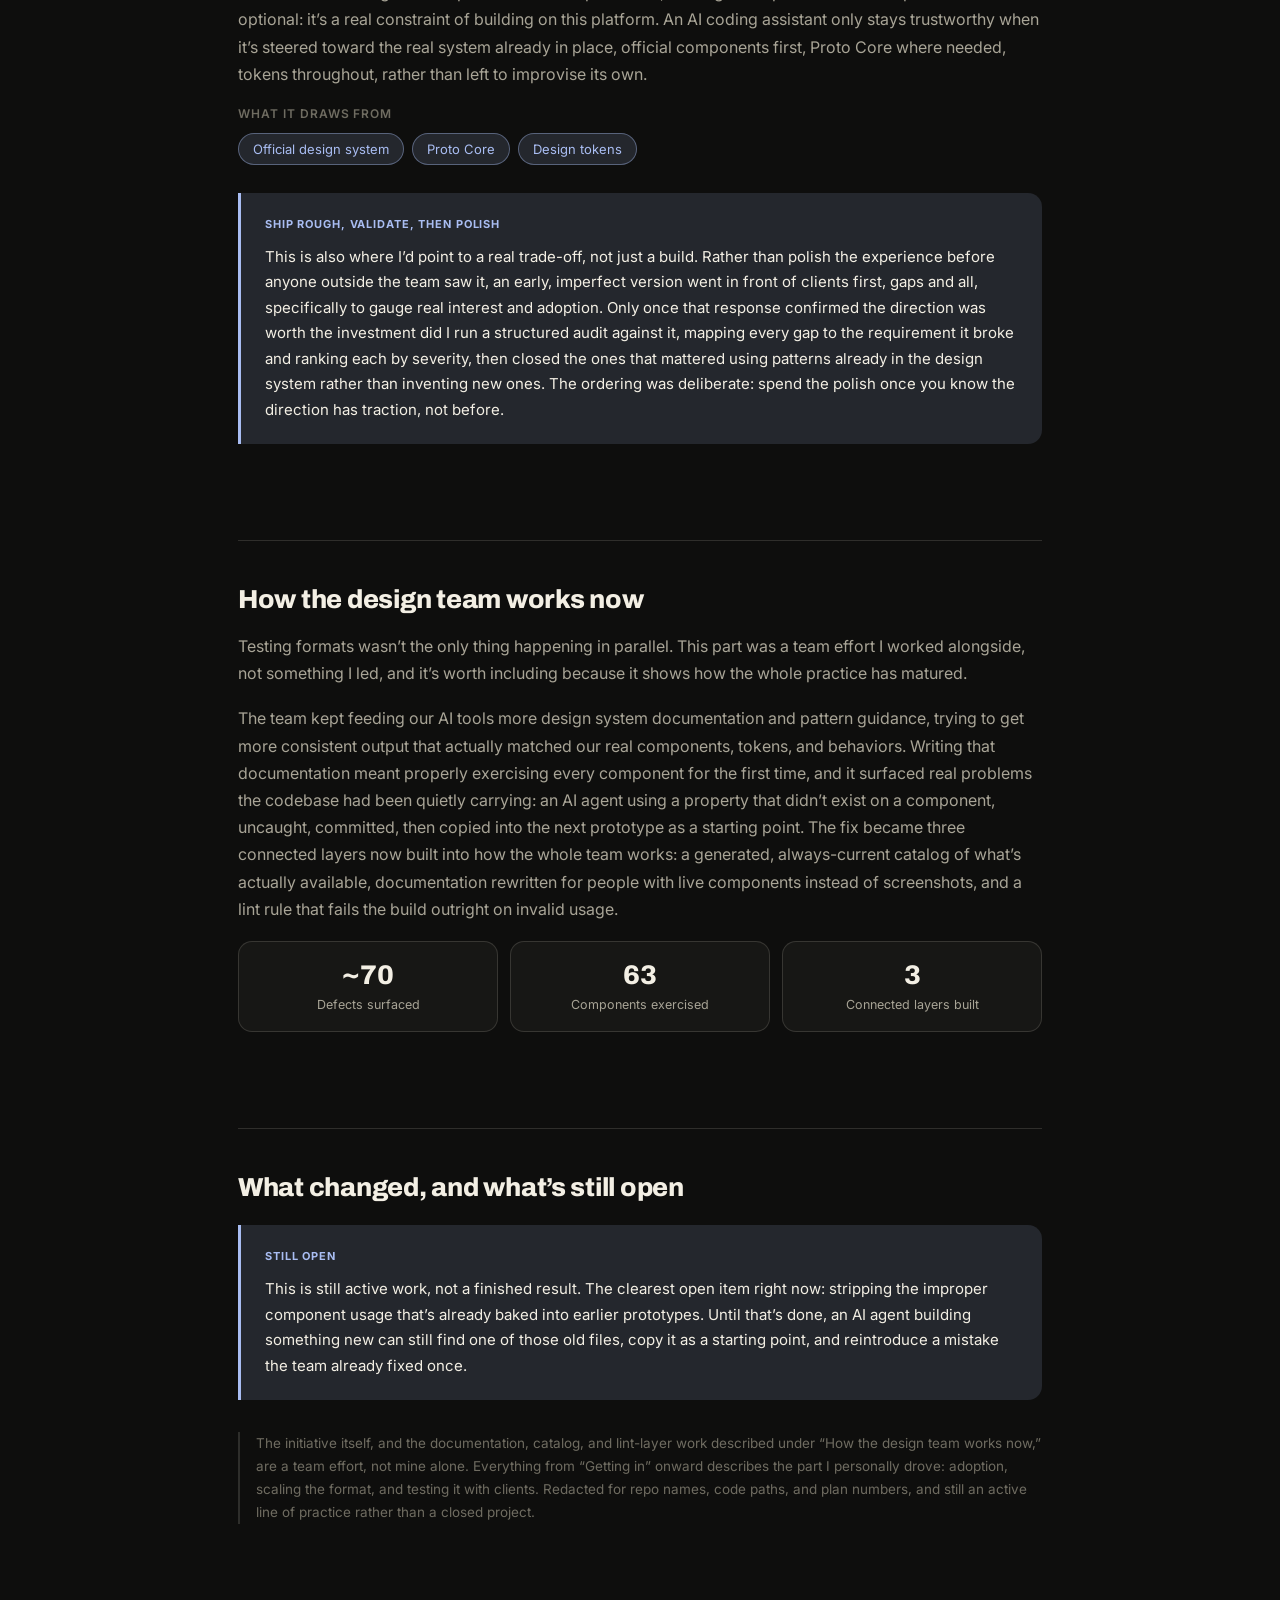
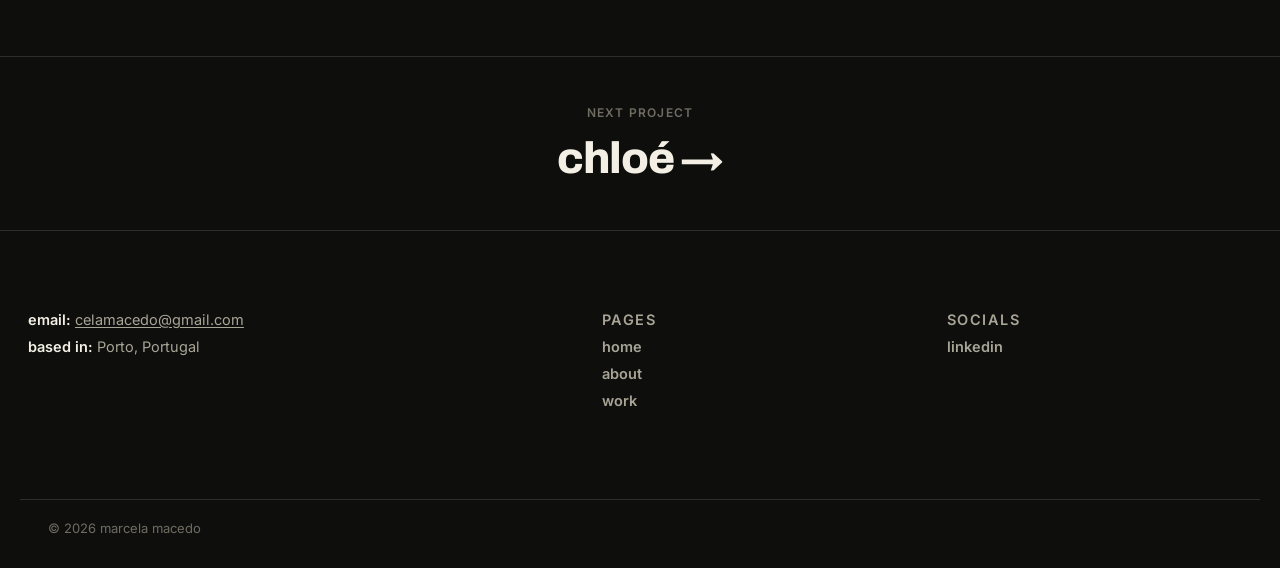
<file: continuous-practice.html>
<!doctype html>
<html lang="en">
<head>
  <meta charset="utf-8">
  <meta name="viewport" content="width=device-width, initial-scale=1">
  <title>Scaling an AI-Assisted Prototyping Practice · Marcela Macedo</title>
  <meta name="description" content="How I scaled a team design initiative for prototyping in production-grade code: proving new formats, testing with clients, and closing the gaps between design intent and working code.">
  <link rel="stylesheet" href="styles.css">
</head>
<body>
  <nav class="nav">
    <a href="index.html" class="nav-name display">marcela macedo</a>
    <div class="nav-links">
      <a href="index.html#work">work</a>
      <a href="index.html#about">about me</a>
    </div>
  </nav>

  <div class="case-hero">
    <a href="index.html#work" class="case-back">&larr; back to work</a>
    <div class="case-tags">
      <span class="tag-pill">AI Tooling</span>
      <span class="tag-pill">Continuous Discovery</span>
      <span class="tag-pill mono">Team Practice</span>
    </div>
    <h1 class="display">scaling an ai-assisted prototyping practice</h1>
    <p class="case-role">A design initiative gave the team a way to prototype directly in production-grade code, alongside the <a href="moodys.html">Moody&rsquo;s / Nagarro Digital Ventures engagement</a>. I played a part in scaling it: proving what it could hold beyond the problems it was first built for, and helping shape how the design team works inside it today.</p>

    <div class="case-meta-grid">
      <div><span>Role</span>Adoption, scale &amp; format testing</div>
      <div><span>Context</span>Team-originated design initiative</div>
      <div><span>Timeline</span>Ongoing since Jan 2026</div>
    </div>

    <div class="case-hero-media">
      <img src="assets/projects/continuous-practice/docs-hub-laptop.png" alt="A genericized recreation of the rewritten documentation hub, shown open on a laptop: a getting-started page with a work-in-progress notice, and cards for building prototypes, viewing and testing, the component library, and utilities.">
    </div>
  </div>

  <div class="case-body">
    <h2>At a glance</h2>
    <p>A few platform-wide figures for context, plus the part of the initiative I&rsquo;m walking through below.</p>

    <div class="case-stats">
      <div class="case-stat"><span class="num">5</span><span class="label">Production-fidelity prototypes I proved out</span></div>
      <div class="case-stat"><span class="num">10+</span><span class="label">Applications now running on the platform</span></div>
      <div class="case-stat"><span class="num">50-70%</span><span class="label">Estimated drop in design effort for high-fidelity work</span></div>
      <div class="case-stat"><span class="num">20-30%</span><span class="label">Estimated frontend reuse between design and engineering</span></div>
    </div>
    <p class="note">Platform-wide figures as estimated by the initiative&rsquo;s lead.</p>

    <h2>Why this exists</h2>
    <p class="body-main">Static Figma comps couldn&rsquo;t carry the weight of what our products actually needed to prove out: dense data tables, geospatial tools handling heavy live data, multi-step workflows with no single happy path, validation that has to guide someone rather than overwhelm them. A design initiative within the team set out to fix that, prototyping directly in production-grade code with AI-assisted tooling instead of static frames. It began as a focused spike, proved itself, and scaled with backing from engineering and product leadership. I came in once that foundation already existed.</p>

    <h2>Getting in</h2>
    <p class="body-main">My part started with the fundamentals: completing engineering onboarding, securing repo access, and taking an active part in the design team conversations that set the ground rules for working responsibly inside a shared codebase. It&rsquo;s not glamorous work, but it&rsquo;s what let me build inside the same system engineering actually ships from, in collaboration with the team, rather than prototyping alongside it.</p>

    <h2>Proving it: a conversational AI interface</h2>
    <p>One of five prototypes I proved out on the platform, and the one that best shows both what testing a new format means and the trade-offs that come with it.</p>

    <h3>A plain-English interface over a data warehouse</h3>
    <p>The product scope set hard requirements no static comp could satisfy: every answer had to show its sources, expose the logic behind it, and never settle for a paragraph of text when a table, chart, or map answered the question better. That&rsquo;s exactly why this was worth prototyping in code instead of as flat Figma screens. A click-through can fake a chat bubble, but it can&rsquo;t fake a real source citation, or a result that legitimately renders as a map in one exchange and a table in the next. The only way to know if the format actually held up was to build something that really worked.</p>

    <div class="case-media">
      <video autoplay loop muted playsinline poster="assets/projects/continuous-practice/chat-interface-poster.png" aria-label="A quick recording of the conversational AI interface: the home screen with example prompt cards, a question submitted, and the assistant running the query.">
        <source src="assets/projects/continuous-practice/chat-interface-loop.mp4" type="video/mp4">
      </video>
    </div>
    <p class="case-media-caption">A real recording of the prototype: the home screen, an example prompt selected, and the assistant running the query. Trimmed before the response, to keep the underlying analysis out of a public case study.</p>

    <h3>How it was built</h3>
    <p>Composed entirely from existing design-system components, deliberately: no need to invent or hardcode anything new. Where the official system didn&rsquo;t yet cover something the interface needed, I could reach into Proto Core, a supplementary component layer built to hold the gaps the official system hasn&rsquo;t caught up to yet, so a prototype never has to fake a pattern that doesn&rsquo;t exist. Every spacing, color, and type value came from the same design tokens production code pulls from, nothing hand-picked. That discipline wasn&rsquo;t optional: it&rsquo;s a real constraint of building on this platform. An AI coding assistant only stays trustworthy when it&rsquo;s steered toward the real system already in place, official components first, Proto Core where needed, tokens throughout, rather than left to improvise its own.</p>

    <div class="case-chip-group">
      <div class="gtitle">What it draws from</div>
      <div class="case-chips">
        <span class="case-chip">Official design system</span>
        <span class="case-chip">Proto Core</span>
        <span class="case-chip">Design tokens</span>
      </div>
    </div>

    <div class="case-callout">
      <p class="case-callout-label">Ship rough, validate, then polish</p>
      <p>This is also where I&rsquo;d point to a real trade-off, not just a build. Rather than polish the experience before anyone outside the team saw it, an early, imperfect version went in front of clients first, gaps and all, specifically to gauge real interest and adoption. Only once that response confirmed the direction was worth the investment did I run a structured audit against it, mapping every gap to the requirement it broke and ranking each by severity, then closed the ones that mattered using patterns already in the design system rather than inventing new ones. The ordering was deliberate: spend the polish once you know the direction has traction, not before.</p>
    </div>

    <h2>How the design team works now</h2>
    <p>Testing formats wasn&rsquo;t the only thing happening in parallel. This part was a team effort I worked alongside, not something I led, and it&rsquo;s worth including because it shows how the whole practice has matured.</p>
    <p>The team kept feeding our AI tools more design system documentation and pattern guidance, trying to get more consistent output that actually matched our real components, tokens, and behaviors. Writing that documentation meant properly exercising every component for the first time, and it surfaced real problems the codebase had been quietly carrying: an AI agent using a property that didn&rsquo;t exist on a component, uncaught, committed, then copied into the next prototype as a starting point. The fix became three connected layers now built into how the whole team works: a generated, always-current catalog of what&rsquo;s actually available, documentation rewritten for people with live components instead of screenshots, and a lint rule that fails the build outright on invalid usage.</p>

    <div class="case-stats">
      <div class="case-stat"><span class="num">~70</span><span class="label">Defects surfaced</span></div>
      <div class="case-stat"><span class="num">63</span><span class="label">Components exercised</span></div>
      <div class="case-stat"><span class="num">3</span><span class="label">Connected layers built</span></div>
    </div>

    <h2>What changed, and what&rsquo;s still open</h2>
    <div class="case-callout">
      <p class="case-callout-label">Still open</p>
      <p>This is still active work, not a finished result. The clearest open item right now: stripping the improper component usage that&rsquo;s already baked into earlier prototypes. Until that&rsquo;s done, an AI agent building something new can still find one of those old files, copy it as a starting point, and reintroduce a mistake the team already fixed once.</p>
    </div>

    <p class="note">The initiative itself, and the documentation, catalog, and lint-layer work described under &ldquo;How the design team works now,&rdquo; are a team effort, not mine alone. Everything from &ldquo;Getting in&rdquo; onward describes the part I personally drove: adoption, scaling the format, and testing it with clients. Redacted for repo names, code paths, and plan numbers, and still an active line of practice rather than a closed project.</p>
  </div>

  <div class="case-next">
    <span class="label">next project</span>
    <a href="chloe.html" class="display">chlo&eacute; &rarr;</a>
  </div>

  <footer class="footer">
    <div class="footer-meta" style="padding-top: 40px;">
      <div class="footer-meta-grid">
        <div>
          <p><strong>email:</strong> <a href="mailto:celamacedo@gmail.com">celamacedo@gmail.com</a></p>
          <p><strong>based in:</strong> Porto, Portugal</p>
        </div>
        <div class="footer-col">
          <p class="footer-col-label">pages</p>
          <a href="index.html">home</a>
          <a href="index.html#about">about</a>
          <a href="index.html#work">work</a>
        </div>
        <div class="footer-col">
          <p class="footer-col-label">socials</p>
          <a href="https://www.linkedin.com/in/marcelamcm/" target="_blank" rel="noopener">linkedin</a>
        </div>
      </div>
    </div>
    <div class="footer-bottom">
      <span>&copy; 2026 marcela macedo</span>
    </div>
  </footer>
</body>
</html>
</file>
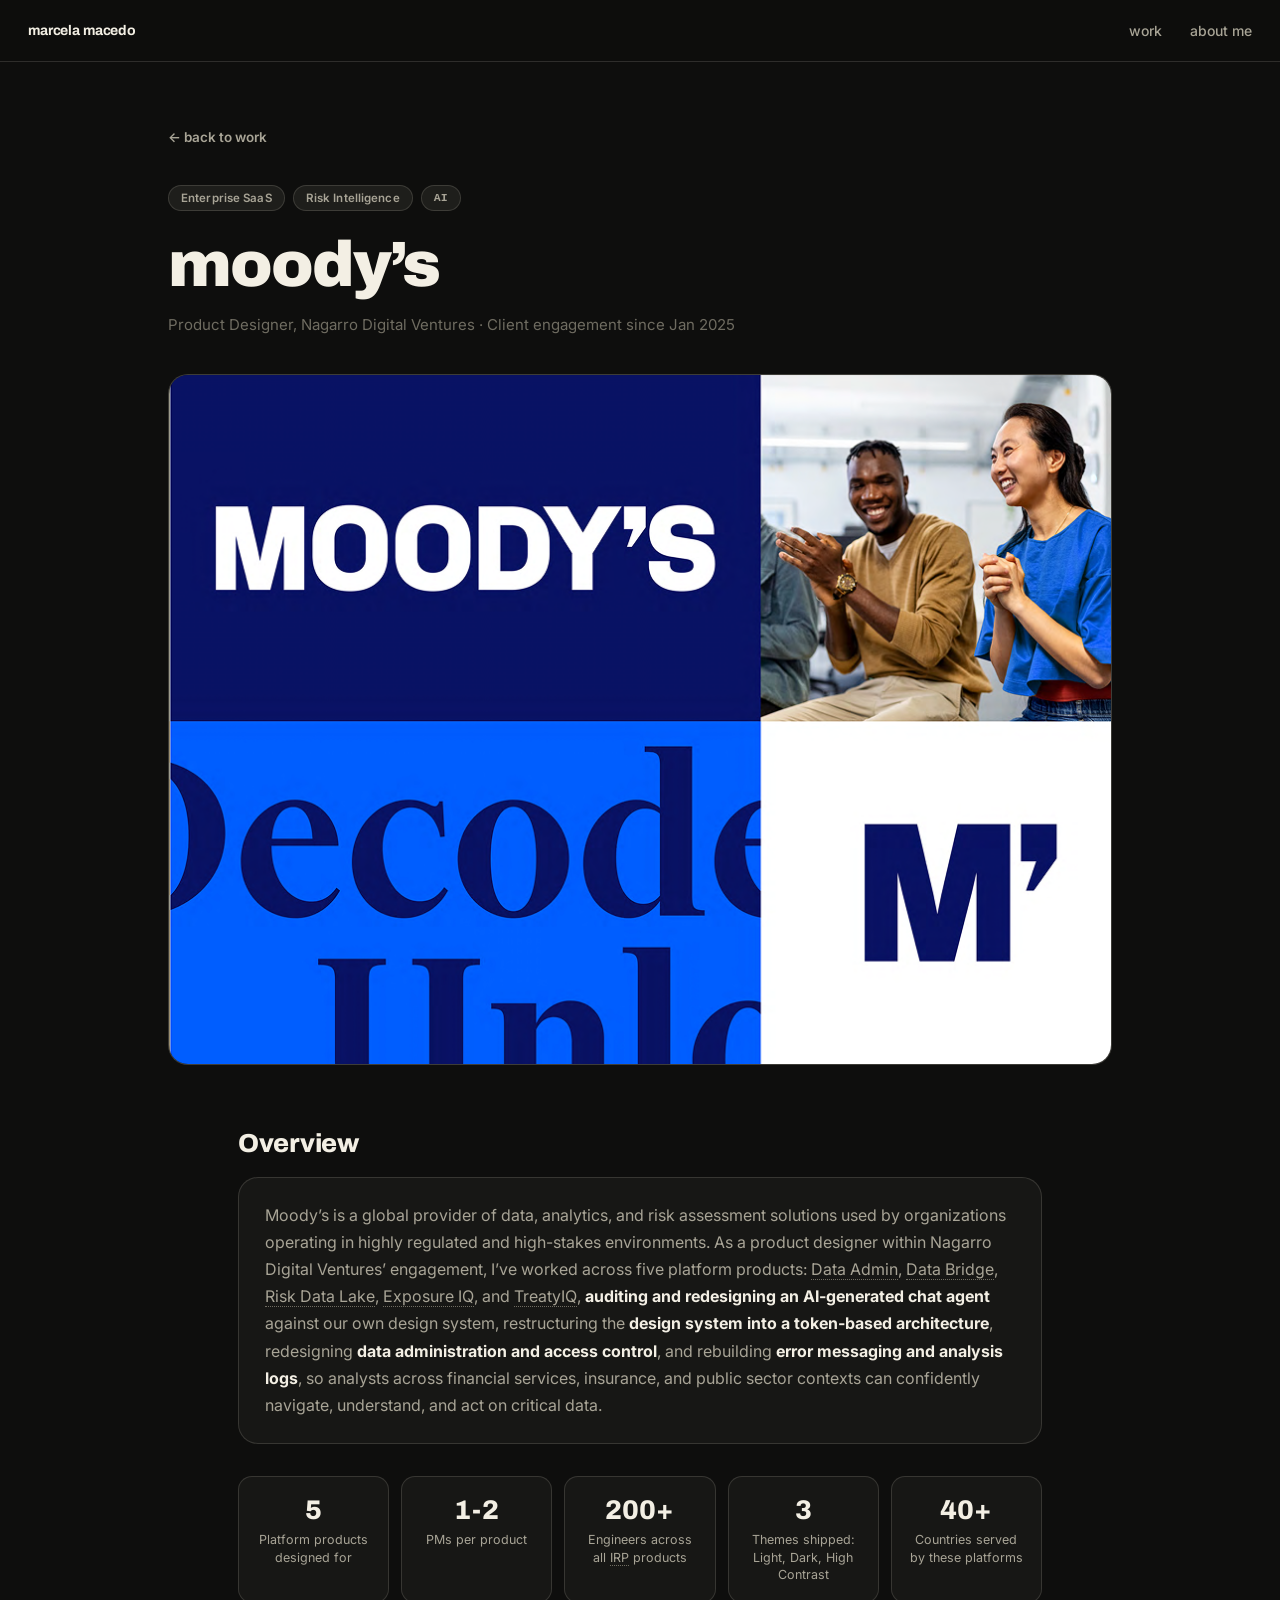
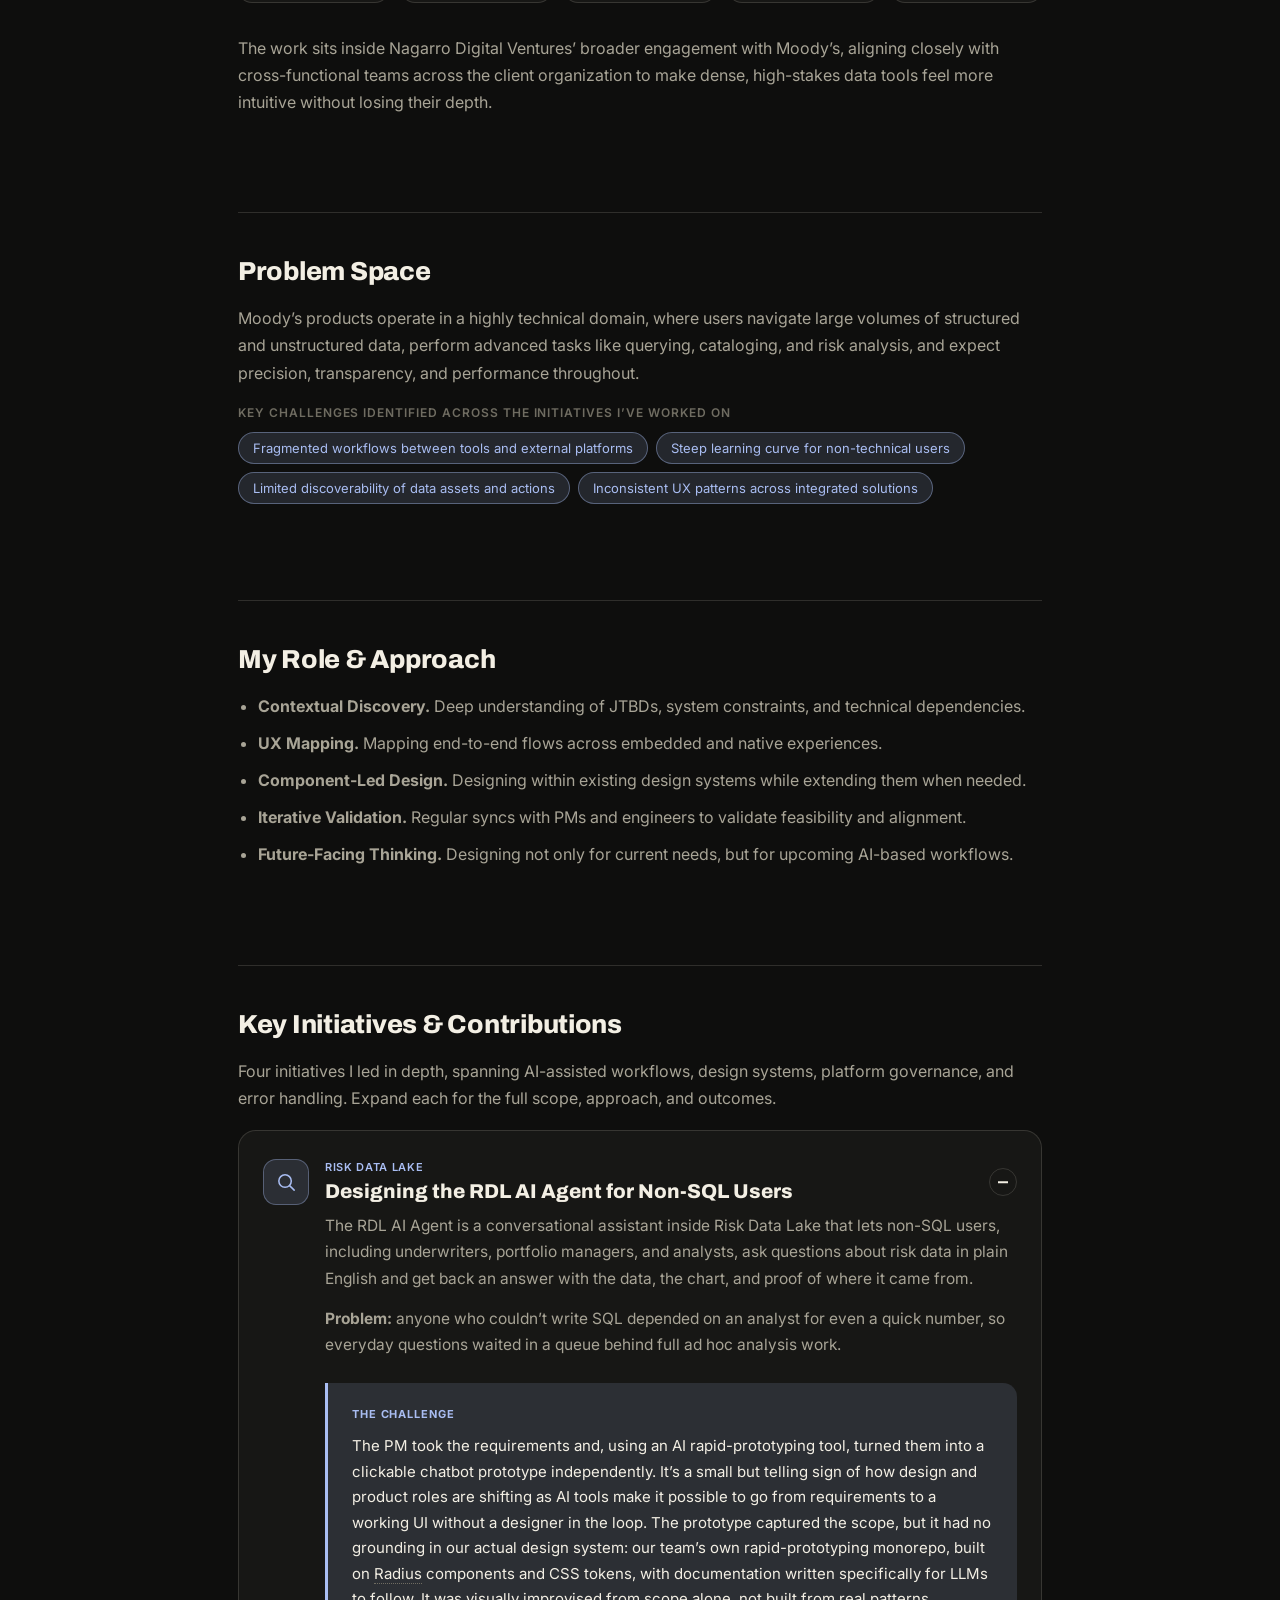
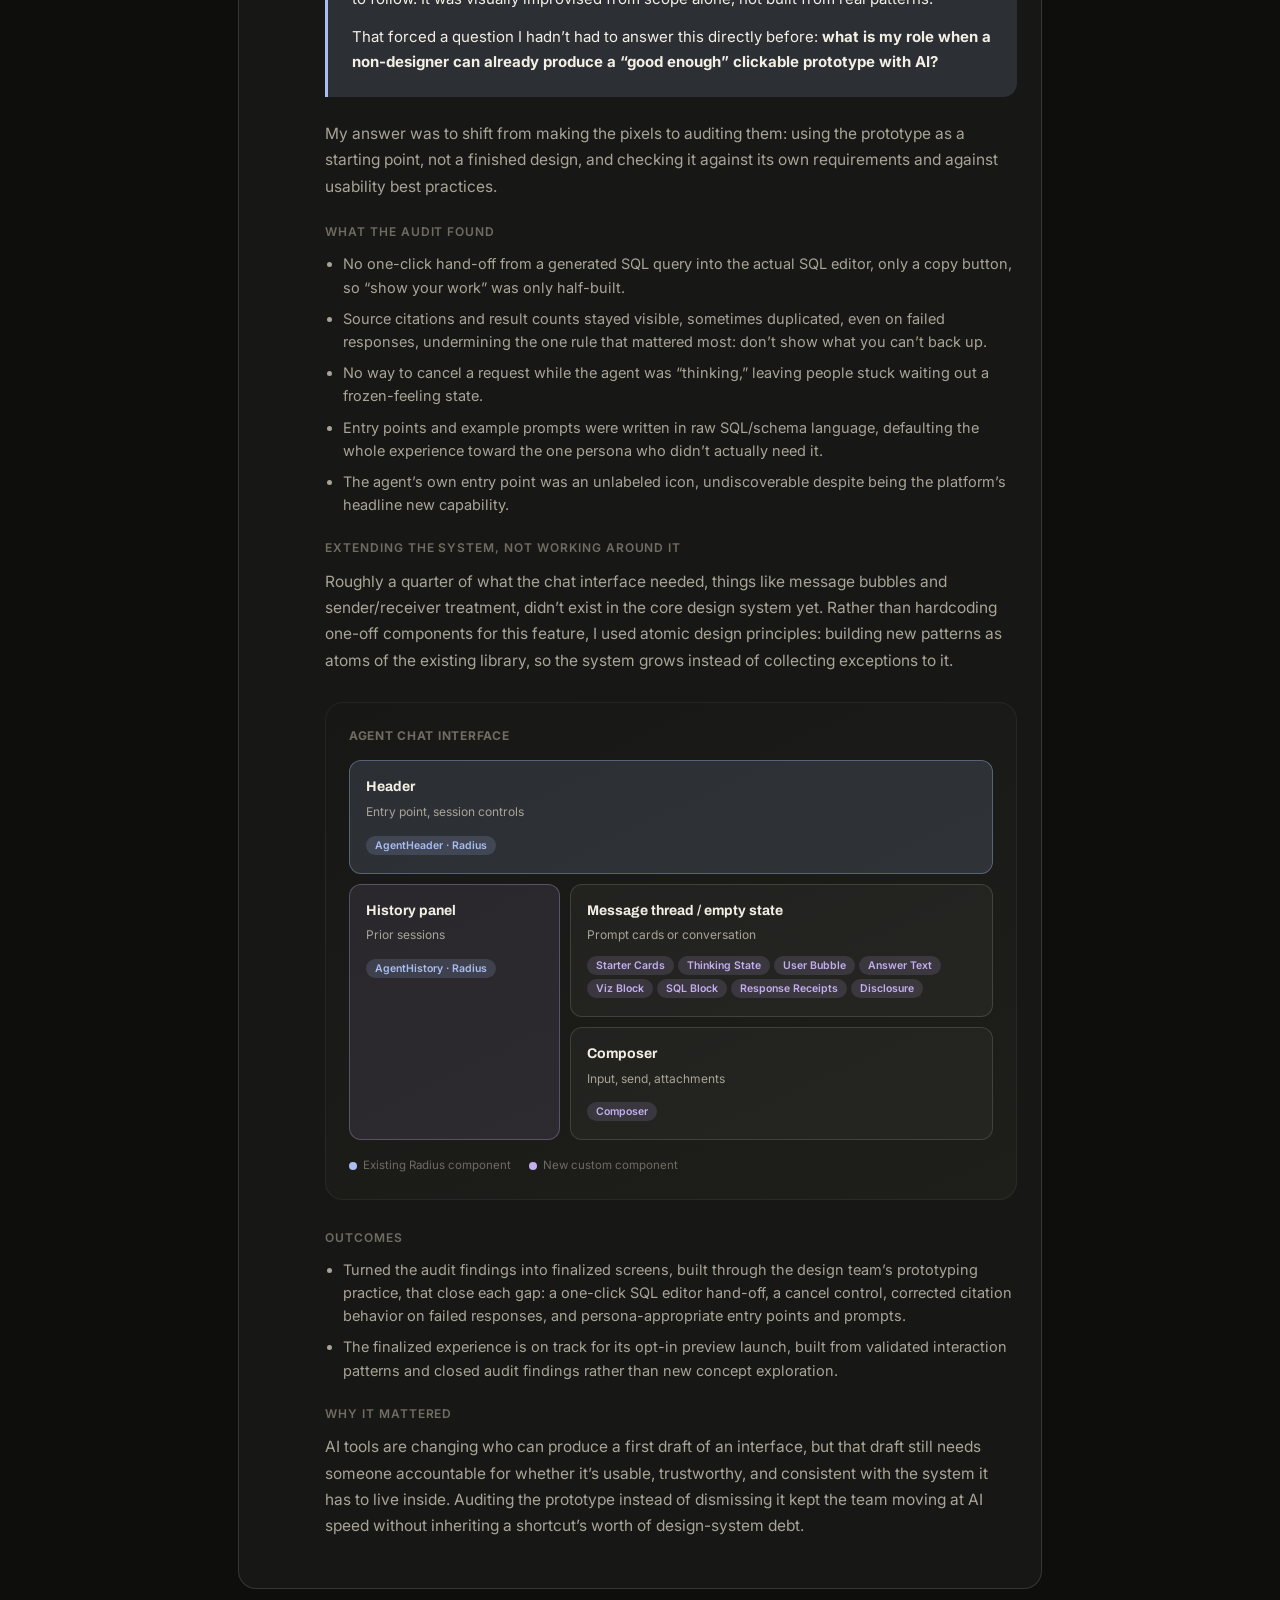
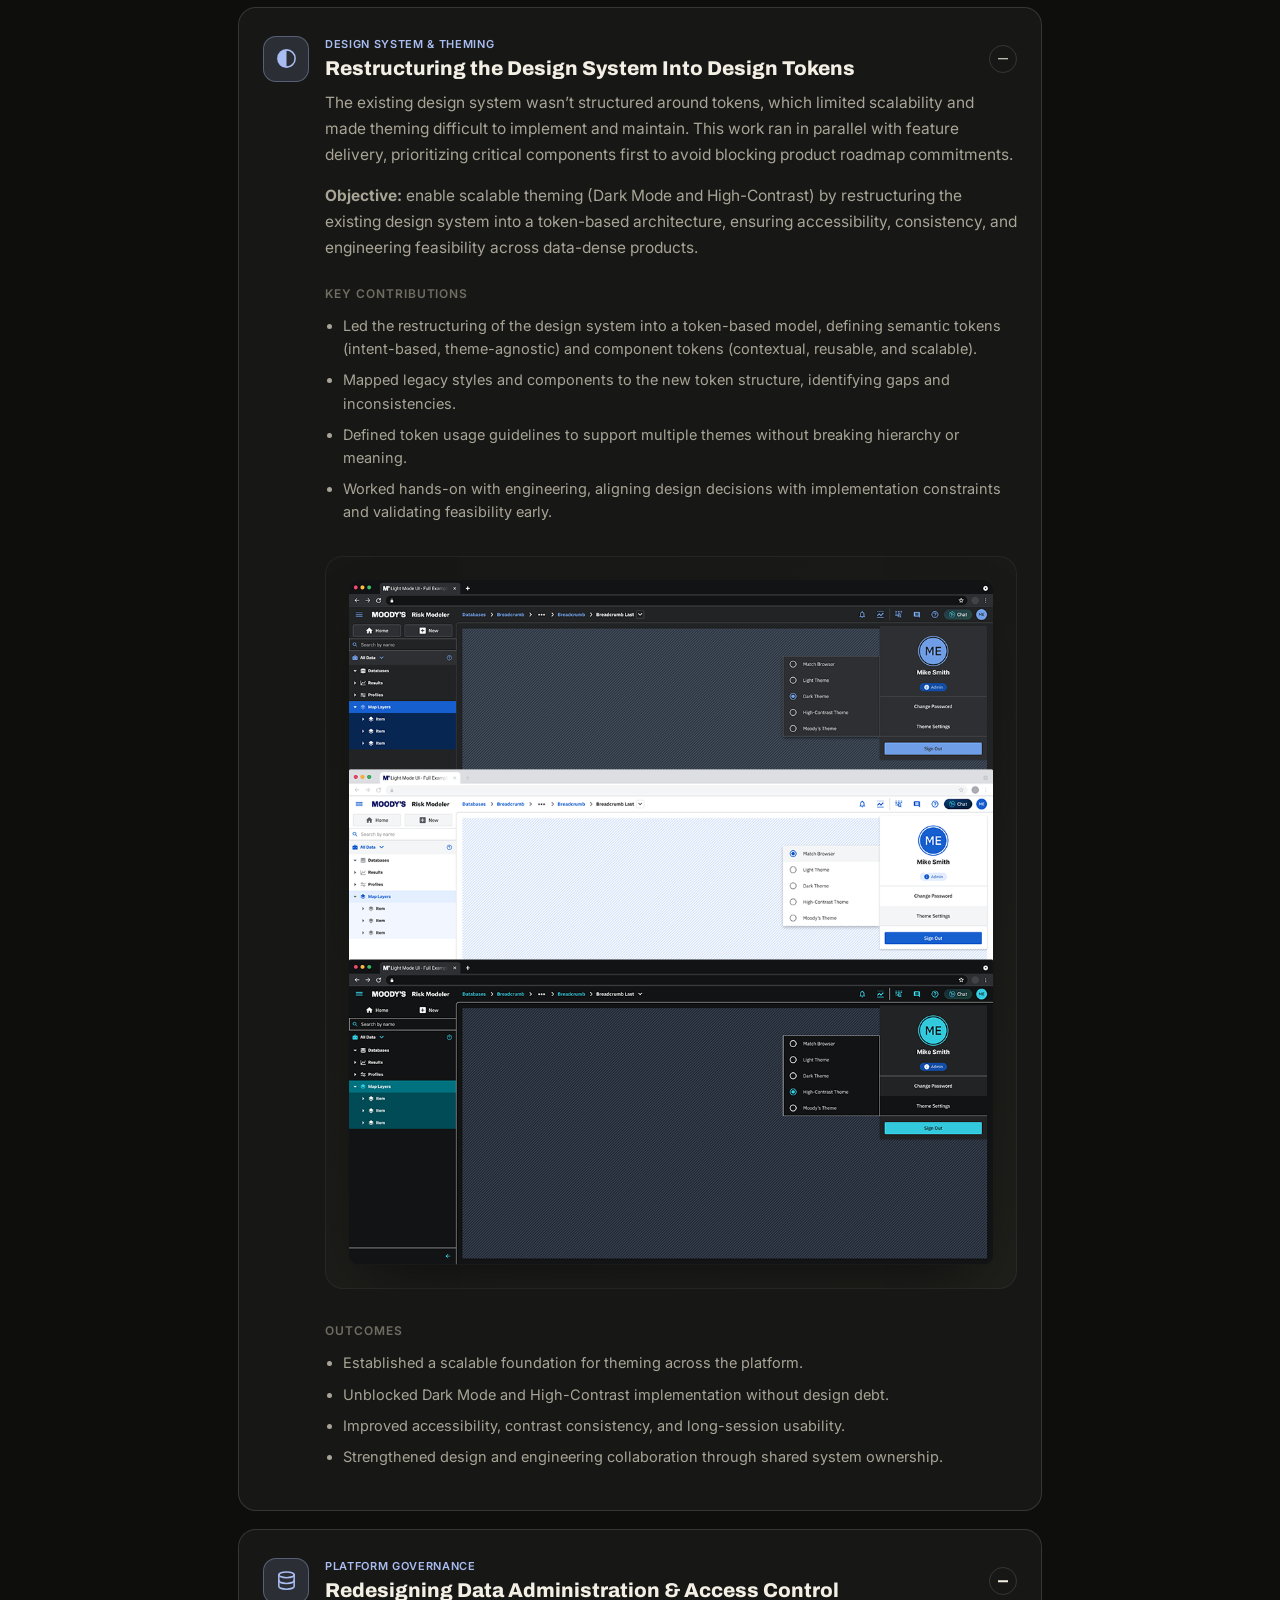
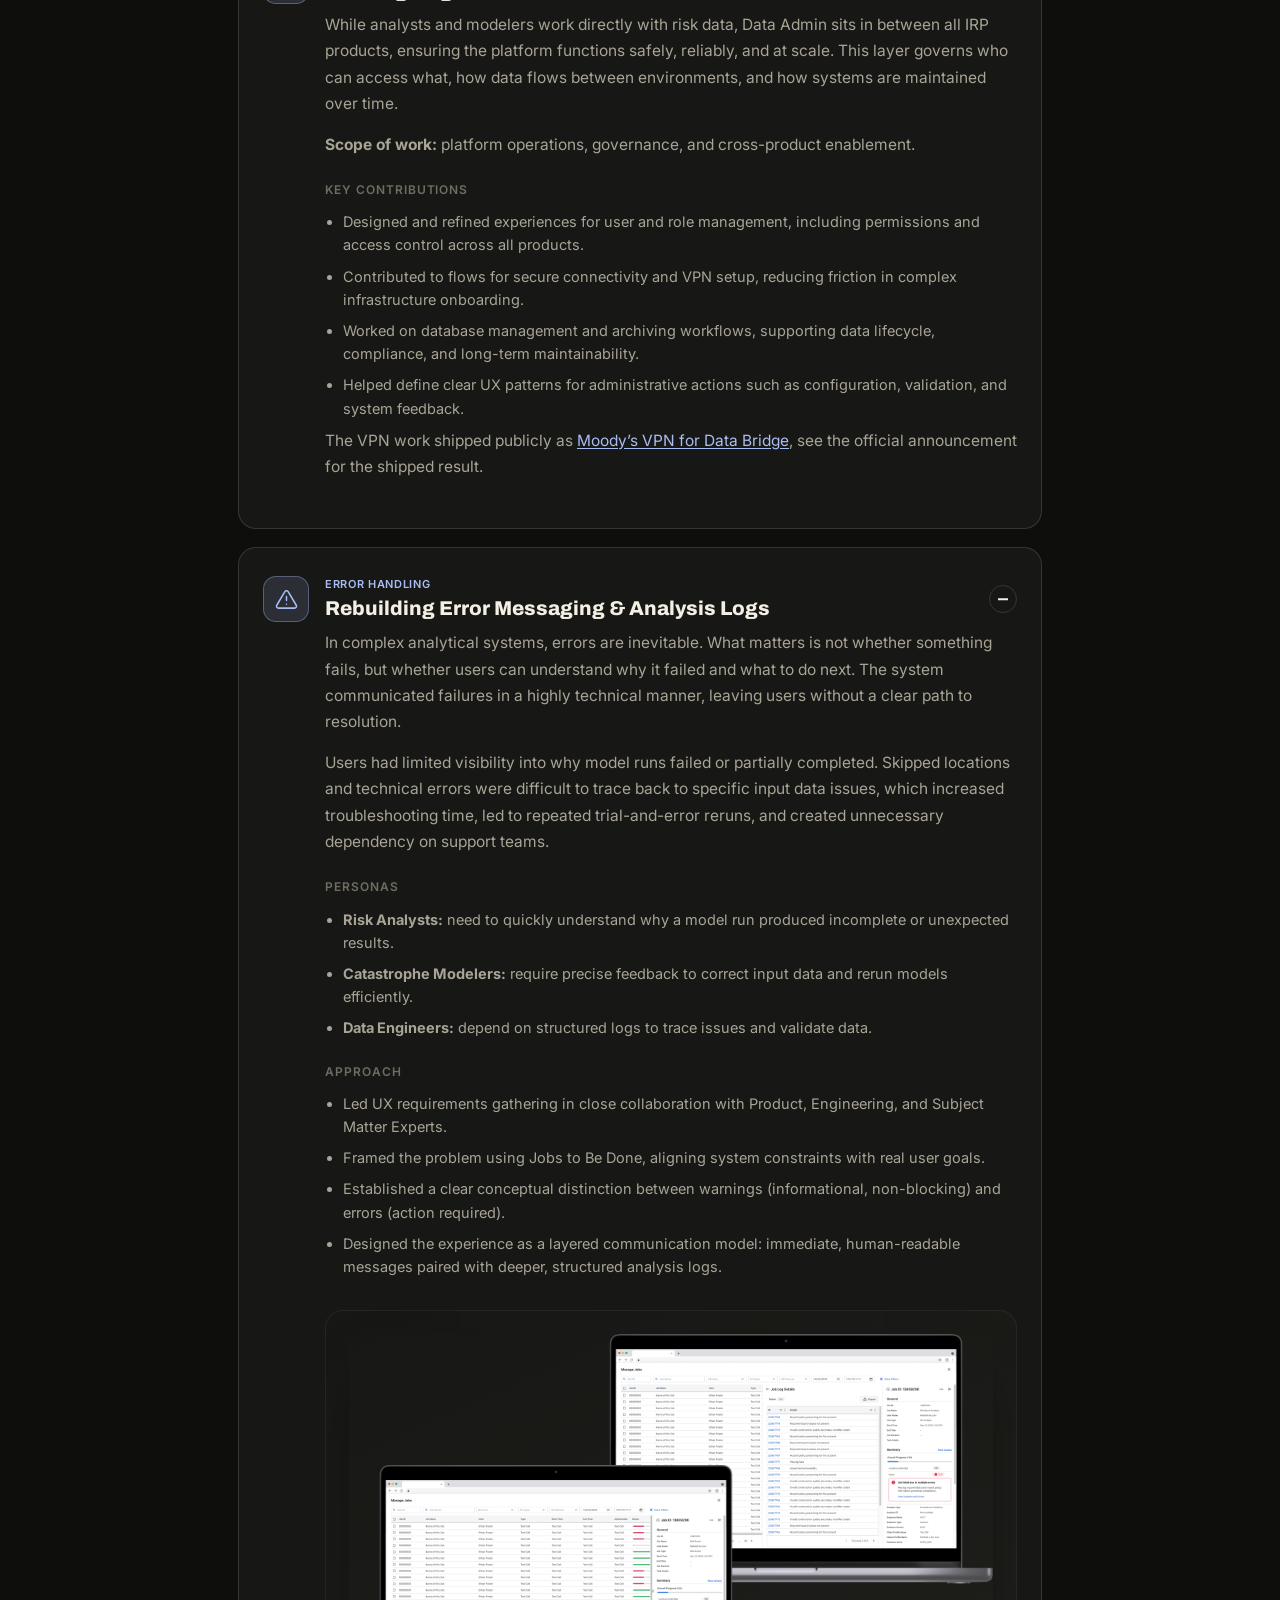
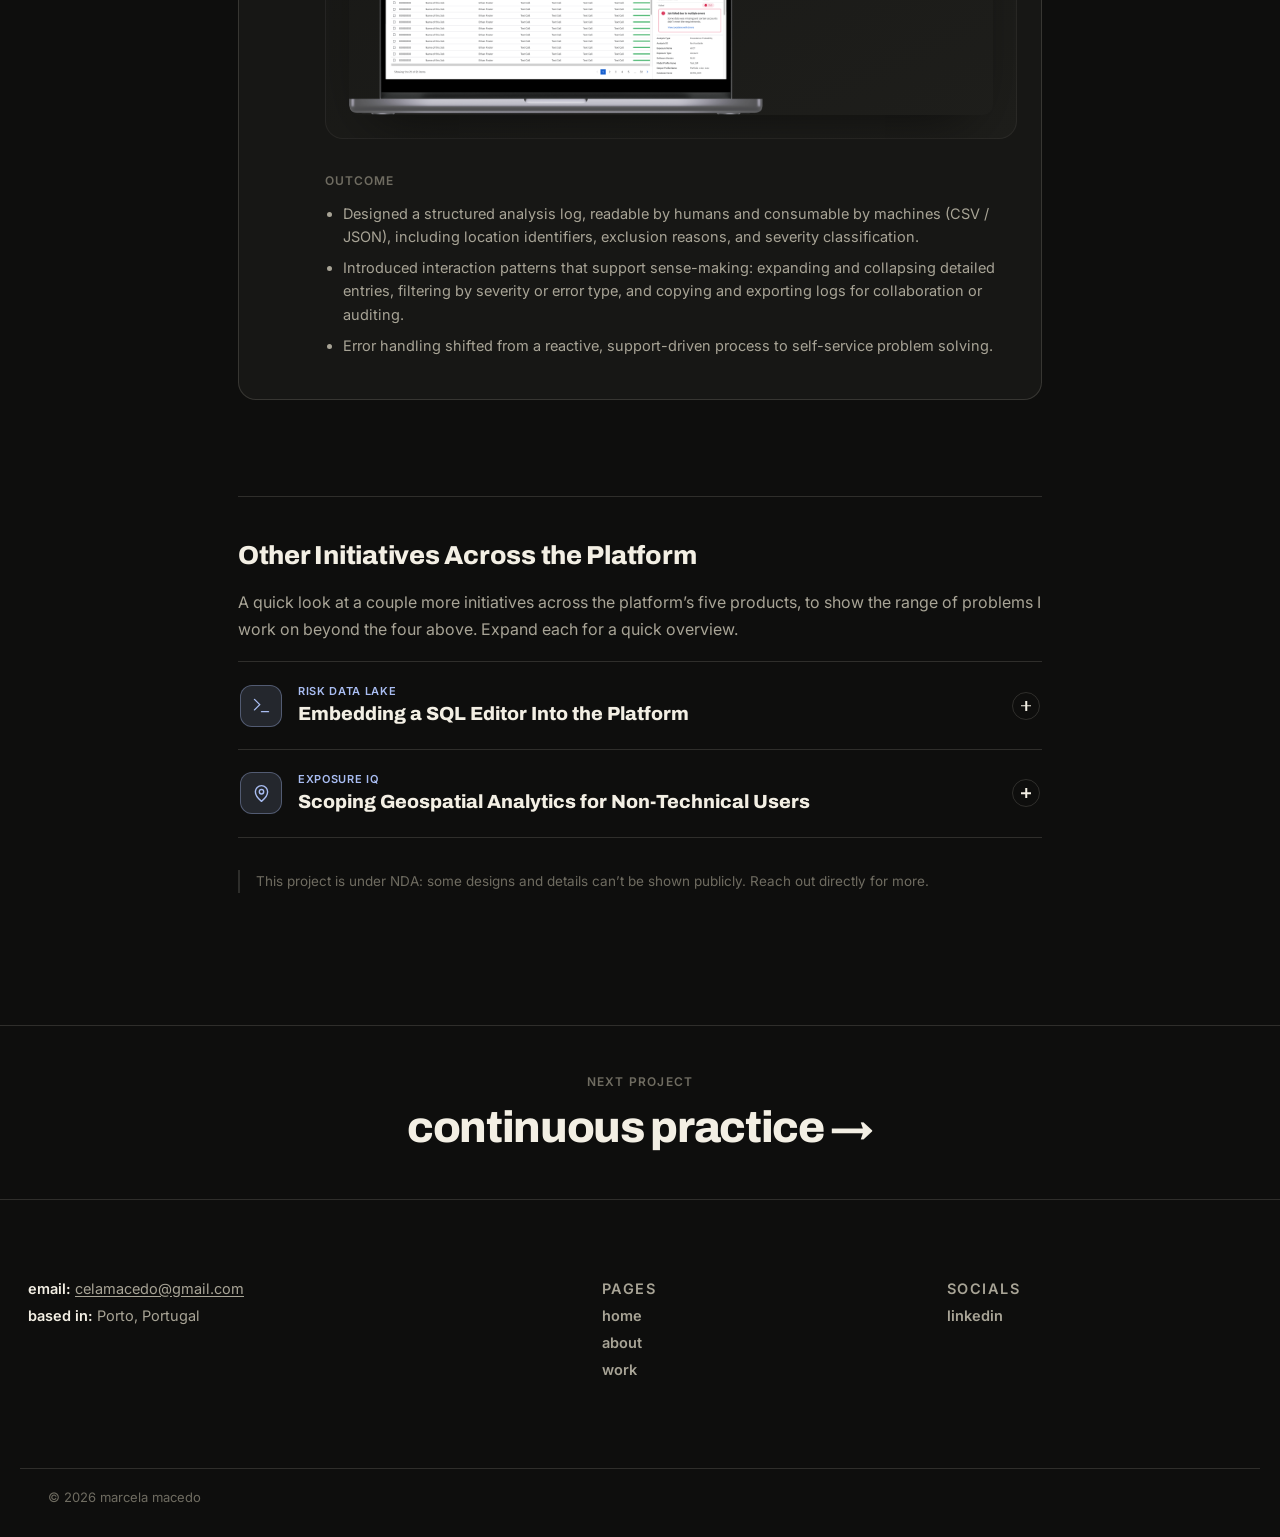
<file: moodys.html>
<!doctype html>
<html lang="en">
<head>
  <meta charset="utf-8">
  <meta name="viewport" content="width=device-width, initial-scale=1">
  <title>Moody&rsquo;s · Marcela Macedo</title>
  <meta name="description" content="Case study: design system theming, data administration, error messaging, and other initiatives across Moody's risk-intelligence platform.">
  <link rel="stylesheet" href="styles.css">
</head>
<body>
  <nav class="nav">
    <a href="index.html" class="nav-name display">marcela macedo</a>
    <div class="nav-links">
      <a href="index.html#work">work</a>
      <a href="index.html#about">about me</a>
    </div>
  </nav>

  <div class="case-hero">
    <a href="index.html#work" class="case-back">&larr; back to work</a>
    <div class="case-tags">
      <span class="tag-pill">Enterprise SaaS</span>
      <span class="tag-pill">Risk Intelligence</span>
      <span class="tag-pill mono">AI</span>
    </div>
    <h1 class="display">moody&rsquo;s</h1>
    <p class="case-role">Product Designer, Nagarro Digital Ventures &middot; Client engagement since Jan 2025</p>
    <div class="case-hero-media">
      <img src="assets/projects/moodys/moodys-card.png" alt="Moody's brand collage: wordmark, typography, and team photography">
    </div>
  </div>

  <div class="case-body">
    <h2>Overview</h2>

    <div class="case-tldr">
      Moody&rsquo;s is a global provider of data, analytics, and risk assessment solutions used by organizations operating in highly regulated and high-stakes environments. As a product designer within Nagarro Digital Ventures&rsquo; engagement, I&rsquo;ve worked across five platform products: <span class="term" tabindex="0">Data Admin<span class="tip" role="tooltip">The platform layer governing user access, permissions, and infrastructure across all IRP products.</span></span>, <span class="term" tabindex="0">Data Bridge<span class="tip" role="tooltip">A Moody&rsquo;s product connecting an organization&rsquo;s own infrastructure to its risk data, including secure VPN access.</span></span>, <span class="term" tabindex="0">Risk Data Lake<span class="tip" role="tooltip">A Moody&rsquo;s product where insurance and reinsurance risk data is stored and queried, like a data warehouse built for the industry.</span></span>, <span class="term" tabindex="0">Exposure IQ<span class="tip" role="tooltip">A Moody&rsquo;s product for analyzing insurance risk exposure geospatially, mapping where risk concentrates across a portfolio.</span></span>, and <span class="term" tabindex="0">TreatyIQ<span class="tip" role="tooltip">A Moody&rsquo;s product for reinsurance treaty analysis and portfolio management.</span></span>, <strong>auditing and redesigning an AI-generated chat agent</strong> against our own design system, restructuring the <strong>design system into a token-based architecture</strong>, redesigning <strong>data administration and access control</strong>, and rebuilding <strong>error messaging and analysis logs</strong>, so analysts across financial services, insurance, and public sector contexts can confidently navigate, understand, and act on critical data.
    </div>

    <div class="case-stats">
      <div class="case-stat"><span class="num">5</span><span class="label">Platform products designed for</span></div>
      <div class="case-stat"><span class="num">1-2</span><span class="label">PMs per product</span></div>
      <div class="case-stat"><span class="num">200+</span><span class="label">Engineers across all <span class="term" tabindex="0">IRP<span class="tip" role="tooltip">Intelligent Risk Platform: Moody&rsquo;s suite of insurance and reinsurance risk products.</span></span> products</span></div>
      <div class="case-stat"><span class="num">3</span><span class="label">Themes shipped: Light, Dark, High Contrast</span></div>
      <div class="case-stat"><span class="num">40+</span><span class="label">Countries served by these platforms</span></div>
    </div>

    <p>The work sits inside Nagarro Digital Ventures&rsquo; broader engagement with Moody&rsquo;s, aligning closely with cross-functional teams across the client organization to make dense, high-stakes data tools feel more intuitive without losing their depth.</p>

    <h2>Problem Space</h2>
    <p>Moody&rsquo;s products operate in a highly technical domain, where users navigate large volumes of structured and unstructured data, perform advanced tasks like querying, cataloging, and risk analysis, and expect precision, transparency, and performance throughout.</p>

    <div class="case-chip-group">
      <div class="gtitle">Key challenges identified across the initiatives I&rsquo;ve worked on</div>
      <div class="case-chips">
        <span class="case-chip">Fragmented workflows between tools and external platforms</span>
        <span class="case-chip">Steep learning curve for non-technical users</span>
        <span class="case-chip">Limited discoverability of data assets and actions</span>
        <span class="case-chip">Inconsistent UX patterns across integrated solutions</span>
      </div>
    </div>

    <h2>My Role &amp; Approach</h2>
    <ul>
      <li><strong>Contextual Discovery.</strong> Deep understanding of JTBDs, system constraints, and technical dependencies.</li>
      <li><strong>UX Mapping.</strong> Mapping end-to-end flows across embedded and native experiences.</li>
      <li><strong>Component-Led Design.</strong> Designing within existing design systems while extending them when needed.</li>
      <li><strong>Iterative Validation.</strong> Regular syncs with PMs and engineers to validate feasibility and alignment.</li>
      <li><strong>Future-Facing Thinking.</strong> Designing not only for current needs, but for upcoming AI-based workflows.</li>
    </ul>

    <h2>Key Initiatives &amp; Contributions</h2>
    <p>Four initiatives I led in depth, spanning AI-assisted workflows, design systems, platform governance, and error handling. Expand each for the full scope, approach, and outcomes.</p>

    <div class="case-init-list">
      <details class="case-init case-init-featured" open>
        <summary>
          <span class="case-init-lead">
            <span class="case-init-icon">
              <svg viewBox="0 0 24 24" fill="none" stroke="currentColor" stroke-width="1.6" stroke-linecap="round" stroke-linejoin="round"><circle cx="10.5" cy="10.5" r="6.5"/><line x1="20" y1="20" x2="15.5" y2="15.5"/></svg>
            </span>
            <span class="case-init-heading">
              <span class="case-init-tag">Risk Data Lake</span>
              <span class="case-init-title">Designing the RDL AI Agent for Non-SQL Users</span>
            </span>
          </span>
          <span class="plus"></span>
        </summary>
        <div class="case-init-body">
          <p>The RDL AI Agent is a conversational assistant inside Risk Data Lake that lets non-SQL users, including underwriters, portfolio managers, and analysts, ask questions about risk data in plain English and get back an answer with the data, the chart, and proof of where it came from.</p>
          <p><strong>Problem:</strong> anyone who couldn&rsquo;t write SQL depended on an analyst for even a quick number, so everyday questions waited in a queue behind full ad hoc analysis work.</p>

          <div class="case-callout">
            <p class="case-callout-label">The challenge</p>
            <p>The PM took the requirements and, using an AI rapid-prototyping tool, turned them into a clickable chatbot prototype independently. It&rsquo;s a small but telling sign of how design and product roles are shifting as AI tools make it possible to go from requirements to a working UI without a designer in the loop. The prototype captured the scope, but it had no grounding in our actual design system: our team&rsquo;s own rapid-prototyping monorepo, built on <span class="term" tabindex="0">Radius<span class="tip" role="tooltip">Moody&rsquo;s official design system and component library, used across production IRP products.</span></span> components and CSS tokens, with documentation written specifically for LLMs to follow. It was visually improvised from scope alone, not built from real patterns.</p>
            <p>That forced a question I hadn&rsquo;t had to answer this directly before: <strong>what is my role when a non-designer can already produce a &ldquo;good enough&rdquo; clickable prototype with AI?</strong></p>
          </div>

          <p>My answer was to shift from making the pixels to auditing them: using the prototype as a starting point, not a finished design, and checking it against its own requirements and against usability best practices.</p>
          <p class="lead-in">What the audit found</p>
          <ul>
            <li>No one-click hand-off from a generated SQL query into the actual SQL editor, only a copy button, so &ldquo;show your work&rdquo; was only half-built.</li>
            <li>Source citations and result counts stayed visible, sometimes duplicated, even on failed responses, undermining the one rule that mattered most: don&rsquo;t show what you can&rsquo;t back up.</li>
            <li>No way to cancel a request while the agent was &ldquo;thinking,&rdquo; leaving people stuck waiting out a frozen-feeling state.</li>
            <li>Entry points and example prompts were written in raw SQL/schema language, defaulting the whole experience toward the one persona who didn&rsquo;t actually need it.</li>
            <li>The agent&rsquo;s own entry point was an unlabeled icon, undiscoverable despite being the platform&rsquo;s headline new capability.</li>
          </ul>

          <p class="lead-in">Extending the system, not working around it</p>
          <p>Roughly a quarter of what the chat interface needed, things like message bubbles and sender/receiver treatment, didn&rsquo;t exist in the core design system yet. Rather than hardcoding one-off components for this feature, I used atomic design principles: building new patterns as atoms of the existing library, so the system grows instead of collecting exceptions to it.</p>

          <div class="ui-anatomy">
            <p class="ui-anatomy-label">Agent chat interface</p>
            <div class="ui-anatomy-grid">
              <div class="ui-anatomy-region ui-anatomy-header">
                <p class="ui-anatomy-region-title">Header</p>
                <p class="ui-anatomy-region-desc">Entry point, session controls</p>
                <span class="ui-anatomy-tag ui-anatomy-tag-system">AgentHeader &middot; Radius</span>
              </div>
              <div class="ui-anatomy-region ui-anatomy-history">
                <p class="ui-anatomy-region-title">History panel</p>
                <p class="ui-anatomy-region-desc">Prior sessions</p>
                <span class="ui-anatomy-tag ui-anatomy-tag-system">AgentHistory &middot; Radius</span>
              </div>
              <div class="ui-anatomy-region ui-anatomy-thread">
                <p class="ui-anatomy-region-title">Message thread / empty state</p>
                <p class="ui-anatomy-region-desc">Prompt cards or conversation</p>
                <div class="ui-anatomy-tag-row">
                  <span class="ui-anatomy-tag ui-anatomy-tag-new">Starter Cards</span>
                  <span class="ui-anatomy-tag ui-anatomy-tag-new">Thinking State</span>
                  <span class="ui-anatomy-tag ui-anatomy-tag-new">User Bubble</span>
                  <span class="ui-anatomy-tag ui-anatomy-tag-new">Answer Text</span>
                  <span class="ui-anatomy-tag ui-anatomy-tag-new">Viz Block</span>
                  <span class="ui-anatomy-tag ui-anatomy-tag-new">SQL Block</span>
                  <span class="ui-anatomy-tag ui-anatomy-tag-new">Response Receipts</span>
                  <span class="ui-anatomy-tag ui-anatomy-tag-new">Disclosure</span>
                </div>
              </div>
              <div class="ui-anatomy-region ui-anatomy-composer">
                <p class="ui-anatomy-region-title">Composer</p>
                <p class="ui-anatomy-region-desc">Input, send, attachments</p>
                <span class="ui-anatomy-tag ui-anatomy-tag-new">Composer</span>
              </div>
            </div>
            <p class="ui-anatomy-legend"><span><span class="dot dot-system"></span>Existing Radius component</span><span><span class="dot dot-new"></span>New custom component</span></p>
          </div>

          <p class="lead-in">Outcomes</p>
          <ul>
            <li>Turned the audit findings into finalized screens, built through the design team&rsquo;s prototyping practice, that close each gap: a one-click SQL editor hand-off, a cancel control, corrected citation behavior on failed responses, and persona-appropriate entry points and prompts.</li>
            <li>The finalized experience is on track for its opt-in preview launch, built from validated interaction patterns and closed audit findings rather than new concept exploration.</li>
          </ul>

          <p class="lead-in">Why it mattered</p>
          <p>AI tools are changing who can produce a first draft of an interface, but that draft still needs someone accountable for whether it&rsquo;s usable, trustworthy, and consistent with the system it has to live inside. Auditing the prototype instead of dismissing it kept the team moving at AI speed without inheriting a shortcut&rsquo;s worth of design-system debt.</p>
        </div>
      </details>

      <details class="case-init case-init-featured" open>
        <summary>
          <span class="case-init-lead">
            <span class="case-init-icon">
              <svg viewBox="0 0 24 24" fill="none" stroke="currentColor" stroke-width="1.6" stroke-linecap="round" stroke-linejoin="round"><circle cx="12" cy="12" r="9"/><path d="M12 3a9 9 0 000 18z" fill="currentColor" stroke="none"/></svg>
            </span>
            <span class="case-init-heading">
              <span class="case-init-tag">Design System &amp; Theming</span>
              <span class="case-init-title">Restructuring the Design System Into Design Tokens</span>
            </span>
          </span>
          <span class="plus"></span>
        </summary>
        <div class="case-init-body">
          <p>The existing design system wasn&rsquo;t structured around tokens, which limited scalability and made theming difficult to implement and maintain. This work ran in parallel with feature delivery, prioritizing critical components first to avoid blocking product roadmap commitments.</p>
          <p><strong>Objective:</strong> enable scalable theming (Dark Mode and High-Contrast) by restructuring the existing design system into a token-based architecture, ensuring accessibility, consistency, and engineering feasibility across data-dense products.</p>
          <p class="lead-in">Key contributions</p>
          <ul>
            <li>Led the restructuring of the design system into a token-based model, defining semantic tokens (intent-based, theme-agnostic) and component tokens (contextual, reusable, and scalable).</li>
            <li>Mapped legacy styles and components to the new token structure, identifying gaps and inconsistencies.</li>
            <li>Defined token usage guidelines to support multiple themes without breaking hierarchy or meaning.</li>
            <li>Worked hands-on with engineering, aligning design decisions with implementation constraints and validating feasibility early.</li>
          </ul>

          <div class="case-media"><img src="assets/projects/moodys/Themes.png" alt="The same screen shown in Dark, Light, and High-Contrast theme via the theme settings menu"></div>

          <p class="lead-in">Outcomes</p>
          <ul>
            <li>Established a scalable foundation for theming across the platform.</li>
            <li>Unblocked Dark Mode and High-Contrast implementation without design debt.</li>
            <li>Improved accessibility, contrast consistency, and long-session usability.</li>
            <li>Strengthened design and engineering collaboration through shared system ownership.</li>
          </ul>
        </div>
      </details>

      <details class="case-init case-init-featured" open>
        <summary>
          <span class="case-init-lead">
            <span class="case-init-icon">
              <svg viewBox="0 0 24 24" fill="none" stroke="currentColor" stroke-width="1.6" stroke-linecap="round" stroke-linejoin="round"><ellipse cx="12" cy="5" rx="8" ry="3"/><path d="M4 5v6c0 1.66 3.58 3 8 3s8-1.34 8-3V5"/><path d="M4 11v6c0 1.66 3.58 3 8 3s8-1.34 8-3v-6"/></svg>
            </span>
            <span class="case-init-heading">
              <span class="case-init-tag">Platform Governance</span>
              <span class="case-init-title">Redesigning Data Administration &amp; Access Control</span>
            </span>
          </span>
          <span class="plus"></span>
        </summary>
        <div class="case-init-body">
          <p>While analysts and modelers work directly with risk data, Data Admin sits in between all IRP products, ensuring the platform functions safely, reliably, and at scale. This layer governs who can access what, how data flows between environments, and how systems are maintained over time.</p>
          <p><strong>Scope of work:</strong> platform operations, governance, and cross-product enablement.</p>
          <p class="lead-in">Key contributions</p>
          <ul>
            <li>Designed and refined experiences for user and role management, including permissions and access control across all products.</li>
            <li>Contributed to flows for secure connectivity and VPN setup, reducing friction in complex infrastructure onboarding.</li>
            <li>Worked on database management and archiving workflows, supporting data lifecycle, compliance, and long-term maintainability.</li>
            <li>Helped define clear UX patterns for administrative actions such as configuration, validation, and system feedback.</li>
          </ul>

          <p>The VPN work shipped publicly as <a href="https://www.moodys.com/web/en/us/insights/insurance/introducing-moodys-vpn-for-data-bridge.html?linkId=40880569" target="_blank" rel="noopener">Moody&rsquo;s VPN for Data Bridge</a>, see the official announcement for the shipped result.</p>
        </div>
      </details>

      <details class="case-init case-init-featured" open>
        <summary>
          <span class="case-init-lead">
            <span class="case-init-icon">
              <svg viewBox="0 0 24 24" fill="none" stroke="currentColor" stroke-width="1.6" stroke-linecap="round" stroke-linejoin="round"><path d="M10.29 3.86L1.82 18a2 2 0 001.71 3h16.94a2 2 0 001.71-3L13.71 3.86a2 2 0 00-3.42 0z"/><line x1="12" y1="9" x2="12" y2="13"/><circle cx="12" cy="17" r="0.75" fill="currentColor" stroke="none"/></svg>
            </span>
            <span class="case-init-heading">
              <span class="case-init-tag">Error Handling</span>
              <span class="case-init-title">Rebuilding Error Messaging &amp; Analysis Logs</span>
            </span>
          </span>
          <span class="plus"></span>
        </summary>
        <div class="case-init-body">
          <p>In complex analytical systems, errors are inevitable. What matters is not whether something fails, but whether users can understand why it failed and what to do next. The system communicated failures in a highly technical manner, leaving users without a clear path to resolution.</p>
          <p>Users had limited visibility into why model runs failed or partially completed. Skipped locations and technical errors were difficult to trace back to specific input data issues, which increased troubleshooting time, led to repeated trial-and-error reruns, and created unnecessary dependency on support teams.</p>
          <p class="lead-in">Personas</p>
          <ul>
            <li><strong>Risk Analysts:</strong> need to quickly understand why a model run produced incomplete or unexpected results.</li>
            <li><strong>Catastrophe Modelers:</strong> require precise feedback to correct input data and rerun models efficiently.</li>
            <li><strong>Data Engineers:</strong> depend on structured logs to trace issues and validate data.</li>
          </ul>
          <p class="lead-in">Approach</p>
          <ul>
            <li>Led UX requirements gathering in close collaboration with Product, Engineering, and Subject Matter Experts.</li>
            <li>Framed the problem using Jobs to Be Done, aligning system constraints with real user goals.</li>
            <li>Established a clear conceptual distinction between warnings (informational, non-blocking) and errors (action required).</li>
            <li>Designed the experience as a layered communication model: immediate, human-readable messages paired with deeper, structured analysis logs.</li>
          </ul>

          <div class="case-media"><img src="assets/projects/moodys/analysislogmock.png" alt="Manage Jobs and structured analysis log drawer, listing failed locations with error details and severity"></div>

          <p class="lead-in">Outcome</p>
          <ul>
            <li>Designed a structured analysis log, readable by humans and consumable by machines (CSV / JSON), including location identifiers, exclusion reasons, and severity classification.</li>
            <li>Introduced interaction patterns that support sense-making: expanding and collapsing detailed entries, filtering by severity or error type, and copying and exporting logs for collaboration or auditing.</li>
            <li>Error handling shifted from a reactive, support-driven process to self-service problem solving.</li>
          </ul>
        </div>
      </details>
    </div>

    <h2>Other Initiatives Across the Platform</h2>
    <p>A quick look at a couple more initiatives across the platform&rsquo;s five products, to show the range of problems I work on beyond the four above. Expand each for a quick overview.</p>

    <div class="case-init-list">
      <details class="case-init">
        <summary>
          <span class="case-init-lead">
            <span class="case-init-icon">
              <svg viewBox="0 0 24 24" fill="none" stroke="currentColor" stroke-width="1.6" stroke-linecap="round" stroke-linejoin="round"><polyline points="4 17 10 11 4 5"/><line x1="12" y1="19" x2="20" y2="19"/></svg>
            </span>
            <span class="case-init-heading">
              <span class="case-init-tag">Risk Data Lake</span>
              <span class="case-init-title">Embedding a SQL Editor Into the Platform</span>
            </span>
          </span>
          <span class="plus"></span>
        </summary>
        <div class="case-init-body">
          <p>Today, clicking &ldquo;SQL&rdquo; inside Risk Data Lake redirects users to Databricks in a separate window, an experience disjointed from the rest of the platform. I scoped and designed an embedded SQL editor and data catalog so analysts never have to leave the product to query their own data.</p>
          <p class="lead-in">Design approach</p>
          <ul>
            <li>Mapped the workflow end to end across 7 distinct interface states, from an empty landing state through catalog discovery, multi-tab query authoring, execution, results, and query history.</li>
            <li>Balanced power-user functionality (code editing, multi-tab queries, catalog browsing) against clarity and hierarchy, so the tool stays approachable for less technical users too.</li>
            <li>Designed the information architecture to extend cleanly into future capabilities (Notebook, AI Assistant) without a redesign, rather than solving only for the SQL editor in isolation.</li>
          </ul>
          <p class="lead-in">Why it mattered</p>
          <p>This wasn&rsquo;t just a UI request. It was a foundation decision: every future analytics capability on Risk Data Lake would sit on top of this catalog and editor pattern, so getting the information architecture right upfront mattered more than any single screen.</p>
        </div>
      </details>

      <details class="case-init">
        <summary>
          <span class="case-init-lead">
            <span class="case-init-icon">
              <svg viewBox="0 0 24 24" fill="none" stroke="currentColor" stroke-width="1.6" stroke-linecap="round" stroke-linejoin="round"><path d="M12 21s7-5.686 7-11a7 7 0 10-14 0c0 5.314 7 11 7 11z"/><circle cx="12" cy="10" r="2.5"/></svg>
            </span>
            <span class="case-init-heading">
              <span class="case-init-tag">Exposure IQ</span>
              <span class="case-init-title">Scoping Geospatial Analytics for Non-Technical Users</span>
            </span>
          </span>
          <span class="plus"></span>
        </summary>
        <div class="case-init-body">
          <p>Underwriters and portfolio managers needed to analyze risk exposure geospatially, understand what was driving their portfolio, and spot growth opportunity, all without GIS expertise. This wasn&rsquo;t a feature ask; it was a new product surface entering a market segment the platform hadn&rsquo;t competed in before.</p>
          <p class="lead-in">Scope &amp; complexity</p>
          <ul>
            <li>Scoped across 5 distinct user segments, from primary users (underwriters, portfolio managers, brokers) to secondary ones (ILS fund managers, claims teams), each with a different job to be done.</li>
            <li>Spanned 6 workflow areas: bringing in your own geospatial data, map and scoreboard enhancements, saved views and reusable templates, accumulation analysis, notifications, and underwriter-specific quoting flows.</li>
            <li>Aligned the design across 8 cross-functional engineering and QE teams, so the scope shipped as one shared mapping component rather than a one-off feature.</li>
          </ul>
          <p class="lead-in">Why it mattered</p>
          <p>The saved &ldquo;map views&rdquo; and &ldquo;map templates&rdquo; pattern was the key design decision: without it, every analysis would mean rebuilding the same filters and layers from scratch, which would have made the whole capability unusable at real-world scale.</p>
        </div>
      </details>
    </div>

    <p class="note">This project is under NDA: some designs and details can&rsquo;t be shown publicly. Reach out directly for more.</p>
  </div>

  <div class="case-next">
    <span class="label">next project</span>
    <a href="continuous-practice.html" class="display">continuous practice &rarr;</a>
  </div>

  <footer class="footer">
    <div class="footer-meta" style="padding-top: 40px;">
      <div class="footer-meta-grid">
        <div>
          <p><strong>email:</strong> <a href="mailto:celamacedo@gmail.com">celamacedo@gmail.com</a></p>
          <p><strong>based in:</strong> Porto, Portugal</p>
        </div>
        <div class="footer-col">
          <p class="footer-col-label">pages</p>
          <a href="index.html">home</a>
          <a href="index.html#about">about</a>
          <a href="index.html#work">work</a>
        </div>
        <div class="footer-col">
          <p class="footer-col-label">socials</p>
          <a href="https://www.linkedin.com/in/marcelamcm/" target="_blank" rel="noopener">linkedin</a>
        </div>
      </div>
    </div>
    <div class="footer-bottom">
      <span>&copy; 2026 marcela macedo</span>
    </div>
  </footer>

  <script>
    // Jargon tooltips: hover and keyboard focus already work via CSS.
    // This just adds tap-to-toggle for touch devices, plus dismissal.
    document.querySelectorAll('.term').forEach(term => {
      term.addEventListener('click', (e) => {
        const wasOpen = term.classList.contains('is-open');
        document.querySelectorAll('.term.is-open').forEach(t => t.classList.remove('is-open'));
        if (!wasOpen) term.classList.add('is-open');
        e.stopPropagation();
      });
    });
    document.addEventListener('click', () => {
      document.querySelectorAll('.term.is-open').forEach(t => t.classList.remove('is-open'));
    });
    document.addEventListener('keydown', (e) => {
      if (e.key === 'Escape') {
        document.querySelectorAll('.term.is-open').forEach(t => t.classList.remove('is-open'));
      }
    });
  </script>
</body>
</html>
</file>
<file: styles.css>
/* Marcela Macedo, Portfolio
   Direction: dark, editorial, matches the Framer draft (see README).
   Near-black background, cream type, heavy display grotesk, indigo accent
   pulled from the Moody's palette. Plain CSS, no build step. */

@import url('https://fonts.googleapis.com/css2?family=Archivo:wght@600;700;800;900&family=Inter:wght@400;500;600;700&display=swap');

:root {
  --bg: #0e0e0d;
  --bg-alt: #171715;
  --bg-alt-2: #1e1e1b;
  --fg: #f3efe4;
  --fg-dim: #a8a496;
  --fg-faint: #6f6c61;
  --border: rgba(243, 239, 228, 0.14);
  --accent: #3a45a8;
  --accent-2: #5865c9;
  --lilac: #c3aef0;
  --lilac-dim: rgba(195, 174, 240, 0.14);
  --periwinkle: #a9bdf2;
  --periwinkle-dim: rgba(169, 189, 242, 0.14);
  --radius: 20px;
}

* { box-sizing: border-box; }

html { scroll-behavior: smooth; }

body {
  margin: 0;
  background: var(--bg);
  color: var(--fg);
  font-family: 'Inter', ui-sans-serif, system-ui, -apple-system, "Helvetica Neue", Arial, sans-serif;
  -webkit-font-smoothing: antialiased;
}

.display {
  font-family: 'Archivo', ui-sans-serif, system-ui, sans-serif;
  font-weight: 900;
  letter-spacing: -0.03em;
}

.mono { font-family: ui-monospace, "SF Mono", "Roboto Mono", monospace; }
a { color: inherit; text-decoration: none; }
a:focus-visible, button:focus-visible { outline: 2px solid var(--fg); outline-offset: 2px; }
img { max-width: 100%; display: block; }

.wrap { max-width: 1240px; margin: 0 auto; padding: 0 28px; }

/* ---------------- nav ---------------- */
.nav {
  display: flex; align-items: center; justify-content: space-between;
  padding: 22px 28px;
  position: sticky; top: 0; z-index: 20;
  background: rgba(14, 14, 13, 0.82);
  backdrop-filter: blur(10px);
  border-bottom: 1px solid var(--border);
}
.nav-name {
  font-size: 14px; font-weight: 700; letter-spacing: -0.01em;
}
.nav-links { display: flex; align-items: center; gap: 28px; }
.nav-links a {
  font-size: 14px; font-weight: 500; color: var(--fg-dim);
  transition: color 0.15s ease;
}
.nav-links a:hover, .nav-links a.active { color: var(--fg); }

/* ---------------- hero ---------------- */
.hero { padding: 96px 28px 56px; }
.hero-inner { max-width: 1240px; margin: 0 auto; }

.hero h1 {
  font-size: clamp(48px, 9vw, 108px); line-height: 0.94; margin: 0 0 28px;
  text-transform: lowercase;
}
.hero .tagline {
  font-size: clamp(17px, 2vw, 22px); line-height: 1.5; color: var(--fg-dim);
  max-width: 46ch; margin: 0;
}

/* ---------------- companies marquee ---------------- */
.companies { padding: 64px 0 40px; text-align: center; }
.companies .label {
  font-size: 12px; font-weight: 600; letter-spacing: 0.14em; text-transform: uppercase;
  color: var(--fg-faint); margin: 0 0 26px;
}
.marquee-wrap {
  border-top: 1px solid var(--border); border-bottom: 1px solid var(--border);
  overflow: hidden; padding: 20px 0;
}
.marquee-track { display: flex; width: max-content; gap: 56px; }
@media (prefers-reduced-motion: no-preference) {
  .marquee-track { animation: scroll 28s linear infinite; }
  .footer-marquee-track { animation: scroll 22s linear infinite; }
}
@keyframes scroll { from { transform: translateX(0); } to { transform: translateX(-50%); } }
.marquee-track span {
  font-family: 'Archivo', sans-serif; font-weight: 700;
  font-size: 22px; letter-spacing: -0.01em; white-space: nowrap; color: var(--fg-dim);
}

/* ---------------- work ---------------- */
.work { padding: 40px 28px 120px; }
.work-head { max-width: 720px; margin: 0 auto 12px; text-align: center; }
.work-head h2 {
  font-size: clamp(40px, 7vw, 76px); line-height: 0.98; margin: 0 0 18px;
  text-transform: lowercase;
}
.work-sub { font-size: 15.5px; color: var(--fg-dim); margin: 0 0 36px; }

.filters {
  display: flex; flex-wrap: wrap; justify-content: center; gap: 10px;
  margin: 0 auto 48px; max-width: 1240px;
}
.filter-btn {
  border: 1px solid var(--border); background: transparent; color: var(--fg-dim);
  border-radius: 999px; padding: 8px 18px; font-size: 13.5px; font-weight: 500;
  cursor: pointer; transition: all 0.15s ease; font-family: inherit;
}
.filter-btn:hover { color: var(--fg); border-color: var(--fg-dim); }
.filter-btn.active { background: var(--fg); color: var(--bg); border-color: var(--fg); font-weight: 700; }

.work-grid {
  max-width: 1240px; margin: 0 auto;
  display: grid; grid-template-columns: repeat(2, 1fr); gap: 28px;
}
@media (max-width: 760px) { .work-grid { grid-template-columns: 1fr; } }

.proj {
  border: 1px solid var(--border); border-radius: var(--radius); overflow: hidden;
  background: var(--bg-alt); display: flex; flex-direction: column;
  transition: transform 0.18s ease, box-shadow 0.18s ease, border-color 0.18s ease;
}
.proj[href]:hover, a.proj:hover {
  transform: translateY(-4px); box-shadow: 0 20px 44px rgba(0,0,0,0.4); border-color: var(--fg-faint);
}

.proj-media { aspect-ratio: 16 / 10; overflow: hidden; background: var(--bg-alt-2); }
.proj-media img { width: 100%; height: 100%; object-fit: cover; }
.proj-media.placeholder {
  display: flex; flex-direction: column; align-items: center; justify-content: center; gap: 8px;
  color: var(--fg-faint); text-align: center; padding: 24px;
}
.proj-media.placeholder svg { opacity: 0.55; color: var(--lilac); }
.proj-media.placeholder span { font-size: 12px; font-weight: 600; max-width: 26ch; }

/* Tag colour rule: .tag-pill is metadata (industry / tool / status) and stays
   neutral everywhere it appears, homepage cards and case-study hero alike,
   so the same label always reads the same way. Colour (lilac / indigo) is
   reserved for .case-chip, which summarizes narrative content inside a case
   study body, not metadata. Don't tint .tag-pill; add a new chip variant
   instead if a new narrative category needs its own colour. */
.proj-tags { display: flex; flex-wrap: wrap; gap: 8px; padding: 22px 24px 0; }
.tag-pill {
  font-size: 11.5px; font-weight: 600; letter-spacing: 0.01em; color: var(--fg-dim);
  border: 1px solid var(--border); border-radius: 999px; padding: 5px 12px; background: var(--bg-alt-2);
}
.tag-pill.mono { font-family: ui-monospace, "SF Mono", "Roboto Mono", monospace; }
.tag-pill.status { color: var(--fg-faint); border-style: dashed; }

.proj-title {
  font-family: 'Archivo', sans-serif; font-weight: 800; letter-spacing: -0.01em;
  font-size: 22px; margin: 16px 24px 0; line-height: 1.15;
}
.proj-title .proj-sub { font-weight: 500; color: var(--fg-dim); font-family: 'Inter', sans-serif; }
.proj-desc { font-size: 14.5px; line-height: 1.55; color: var(--fg-dim); margin: 10px 24px 0; }

.proj-link {
  display: inline-flex; align-items: center; gap: 8px; font-size: 13.5px; font-weight: 700;
  margin: 20px 24px 24px;
}
.proj-link .arrow-circle {
  width: 30px; height: 30px; border-radius: 50%; border: 1px solid var(--border);
  display: inline-flex; align-items: center; justify-content: center; transition: transform 0.18s ease;
}
.proj:hover .proj-link .arrow-circle { transform: translate(2px, -2px); background: var(--fg); color: var(--bg); }

/* ---------------- about ---------------- */
.about { padding: 40px 28px 120px; border-top: 1px solid var(--border); }
.about-inner { max-width: 1240px; margin: 0 auto; }
.about-lead {
  font-size: clamp(24px, 3.4vw, 40px); line-height: 1.28; letter-spacing: -0.01em;
  max-width: 22ch; margin: 0;
}

.about-top {
  display: flex; align-items: flex-start; justify-content: flex-start; gap: 56px;
  margin-bottom: 64px;
}
@media (max-width: 760px) { .about-top { flex-direction: column-reverse; align-items: flex-end; gap: 24px; } }

.about-grid {
  display: grid; grid-template-columns: 1fr 1fr; gap: 40px; align-items: start;
}
@media (max-width: 900px) { .about-grid { grid-template-columns: 1fr; } }

.photo-strip {
  flex: none; width: 150px;
  background: #050504; border-radius: 8px; padding: 8px;
  border: 1px solid var(--border); box-shadow: 0 20px 40px rgba(0,0,0,0.45);
  transform: rotate(-1.5deg);
}
.photo-strip img {
  width: 100%; height: auto; display: block; border-radius: 2px;
  filter: grayscale(1) contrast(1.05);
}

.about-col .eyebrow {
  font-size: 12px; font-weight: 600; letter-spacing: 0.1em; text-transform: uppercase;
  color: var(--fg-faint); margin: 0 0 14px;
}
.about-col p {
  font-size: 15px; line-height: 1.65; color: var(--fg-dim); margin: 0 0 24px;
}
.btn {
  display: inline-flex; align-items: center; gap: 10px;
  background: var(--fg); color: var(--bg); border-radius: 999px; padding: 12px 22px;
  font-size: 14px; font-weight: 700; border: none; cursor: pointer;
}

/* ---------------- footer ---------------- */
.footer { border-top: 1px solid var(--border); padding-top: 40px; position: relative; overflow: hidden; }
.footer-marquee { padding: 30px 0 60px; overflow: hidden; }
.footer-marquee-track { display: flex; width: max-content; gap: 64px; }
.footer-marquee-track span {
  font-family: 'Archivo', sans-serif; font-weight: 900; font-size: clamp(48px, 9vw, 110px);
  letter-spacing: -0.03em; color: var(--accent); white-space: nowrap; text-transform: lowercase;
}

.footer-meta { padding: 0 28px 48px; }
.footer-meta-grid {
  max-width: 1240px; margin: 0 auto;
  display: grid; grid-template-columns: 1.4fr 0.8fr 0.8fr; gap: 40px;
}
@media (max-width: 760px) { .footer-meta-grid { grid-template-columns: 1fr; gap: 28px; } }
.footer-meta p { font-size: 14.5px; color: var(--fg-dim); margin: 0 0 10px; }
.footer-meta p strong { color: var(--fg); font-weight: 600; }
.footer-meta p a { color: var(--fg-dim); text-decoration: underline; text-underline-offset: 2px; }
.footer-meta p a:hover { color: var(--fg); }
.footer-col-label {
  font-size: 12px; font-weight: 600; letter-spacing: 0.1em; text-transform: uppercase;
  color: var(--fg-faint); margin: 0 0 14px;
}
.footer-col a {
  display: block; font-size: 14.5px; font-weight: 600; color: var(--fg-dim);
  margin-bottom: 10px; transition: color 0.15s ease;
}
.footer-col a:hover { color: var(--fg); }

.footer-word {
  padding: 0 28px; max-width: 1240px; margin: 0 auto;
}
.footer-word h2 {
  font-size: clamp(44px, 11vw, 130px); line-height: 0.9; margin: 0; text-transform: lowercase;
}
.footer-bottom {
  border-top: 1px solid var(--border); margin-top: 32px; padding: 20px 28px 32px;
  display: flex; justify-content: space-between; max-width: 1240px; margin-left: auto; margin-right: auto;
  font-size: 13px; color: var(--fg-faint);
}

/* ---------------- case study pages ---------------- */
.case-hero { padding: 64px 28px 0; max-width: 1000px; margin: 0 auto; }
.case-back {
  display: inline-flex; align-items: center; gap: 8px; font-size: 13.5px; font-weight: 600;
  color: var(--fg-dim); margin-bottom: 40px;
}
.case-back:hover { color: var(--fg); }
.case-tags { display: flex; flex-wrap: wrap; gap: 8px; margin-bottom: 22px; }
.case-hero h1 {
  font-size: clamp(36px, 6vw, 64px); line-height: 1; margin: 0 0 18px; text-transform: lowercase;
}
.case-role { font-size: 15px; color: var(--fg-faint); margin: 0 0 40px; }
.case-role a { color: var(--periwinkle); text-decoration: underline; text-underline-offset: 2px; }
.case-role a:hover { color: var(--fg); }

.case-meta-grid {
  display: flex; flex-wrap: wrap; gap: 10px 32px;
  font-size: 14.5px; color: var(--fg-dim); margin: 0 0 22px;
}
.case-meta-grid div span {
  display: block; font-size: 11px; text-transform: uppercase; letter-spacing: 0.08em;
  color: var(--fg-faint); margin-bottom: 4px;
}
.case-nda {
  font-size: 13px; color: var(--fg-faint); font-style: italic;
  border-left: 2px solid var(--border); padding-left: 14px; margin: 0 0 40px; max-width: 60ch;
}

.case-hero-media {
  border-radius: var(--radius); overflow: hidden; border: 1px solid var(--border);
  margin: 0 0 64px; background: var(--bg-alt-2);
}
.case-hero-media img { width: 100%; height: auto; display: block; }

/* --- at-a-glance: tldr, stats, chips, pullquote --- */
.case-glance-sub { font-size: 15px; color: var(--fg-dim); margin: -8px 0 28px; max-width: 62ch; }

.case-tldr {
  background: var(--bg-alt); border: 1px solid var(--border); border-radius: var(--radius);
  padding: 24px 26px; font-size: 16px; line-height: 1.7; color: var(--fg-dim); margin: 0 0 32px;
}
.case-tldr strong { color: var(--fg); font-weight: 700; }

.case-stats {
  display: grid; grid-template-columns: repeat(auto-fit, minmax(130px, 1fr));
  gap: 12px; margin: 0 0 32px; align-items: stretch;
}
@media (max-width: 640px) { .case-stats { grid-template-columns: repeat(2, 1fr); } }
@media (max-width: 380px) { .case-stats { grid-template-columns: 1fr; } }
.case-stat {
  background: var(--bg-alt); border: 1px solid var(--border); border-radius: 14px;
  padding: 18px 16px;
  display: flex; flex-direction: column; align-items: center; text-align: center;
}
.case-stat .num {
  font-family: 'Archivo', sans-serif; font-weight: 800; font-size: 27px; color: var(--fg);
  display: block; margin-bottom: 6px;
}
.case-stat .label { font-size: 12.5px; color: var(--fg-dim); line-height: 1.4; }

/* .case-chip is the colour-coded half of the tag rule (see .tag-pill comment
   above). Both variants get the same treatment (tinted fill + border + text)
   so the two groups carry equal visual weight, colour tells them apart,
   not intensity: periwinkle = problems/goals ("what we were solving for"),
   lilac = tensions/decisions (.b, "key trade-offs"). */
.case-chip-group { margin: 0 0 28px; }
.case-chip-group .gtitle {
  font-size: 12px; text-transform: uppercase; letter-spacing: 0.08em; color: var(--fg-faint);
  margin: 0 0 12px; font-weight: 600;
}
.case-chips { display: flex; flex-wrap: wrap; gap: 8px; }
.case-chip {
  font-size: 13px; padding: 7px 14px; border-radius: 999px; white-space: nowrap;
  color: var(--periwinkle); background: var(--periwinkle-dim); border: 1px solid rgba(169, 189, 242, 0.4);
}
.case-chip.b { border-color: var(--lilac); color: var(--lilac); background: var(--lilac-dim); }

.case-pullquote {
  border-left: 3px solid var(--lilac); padding: 6px 0 6px 22px; margin: 8px 0 8px;
  font-family: 'Archivo', sans-serif; font-weight: 700; font-size: 19px; line-height: 1.5;
  color: var(--fg);
}
.case-pullquote span {
  display: block; font-family: 'Inter', sans-serif; font-weight: 500; font-size: 13px;
  color: var(--fg-faint); margin-top: 10px;
}

.case-divider {
  display: flex; align-items: center; gap: 14px; color: var(--fg-faint); font-size: 13px;
  margin: 40px 0 12px;
}
.case-divider::before, .case-divider::after { content: ""; flex: 1; height: 1px; background: var(--border); }

/* --- detail accordion --- */
.case-accordion { margin-top: 8px; }
.case-accordion details { border-bottom: 1px solid var(--border); }
.case-accordion details:first-of-type { border-top: 1px solid var(--border); }
.case-accordion summary {
  list-style: none; cursor: pointer;
  display: flex; align-items: center; justify-content: space-between; gap: 16px;
  padding: 24px 2px; font-family: 'Archivo', sans-serif; font-weight: 800; font-size: 19px;
  color: var(--fg);
}
.case-accordion summary::-webkit-details-marker { display: none; }
.case-accordion summary .idx {
  font-family: 'Inter', sans-serif; font-weight: 600; font-size: 12px; color: var(--lilac);
  margin-right: 12px;
}
.case-accordion summary .plus {
  flex-shrink: 0; width: 28px; height: 28px; border-radius: 50%; border: 1px solid var(--border);
  position: relative;
}
.case-accordion summary .plus::before, .case-accordion summary .plus::after {
  content: ""; position: absolute; background: var(--fg); top: 50%; left: 50%; transform: translate(-50%, -50%);
}
.case-accordion summary .plus::before { width: 10px; height: 1.5px; }
.case-accordion summary .plus::after { width: 1.5px; height: 10px; transition: transform 0.2s ease, opacity 0.2s ease; }
.case-accordion details[open] summary .plus::after { opacity: 0; transform: translate(-50%, -50%) rotate(90deg); }
.case-accordion details[open] summary { padding-bottom: 10px; }

.case-accordion .acc-body { padding: 0 2px 28px; font-size: 15.5px; color: var(--fg-dim); max-width: 70ch; }
.case-accordion .acc-body p { margin: 0 0 16px; }
.case-accordion .acc-body ul { margin: 0 0 16px; padding-left: 20px; }
.case-accordion .acc-body li { margin-bottom: 10px; }
.case-accordion .acc-body strong { color: var(--fg); font-weight: 700; }
.case-accordion .acc-body h4 {
  font-family: 'Inter', sans-serif; font-size: 14px; font-weight: 700; color: var(--fg); margin: 0 0 8px;
}
.case-accordion .acc-block { margin-bottom: 22px; }

.case-body { max-width: 860px; margin: 0 auto; padding: 0 28px 100px; }
/* h2 = a new top-level section: a hairline + extra air above it marks the
   chapter break unambiguously, so it can't be mistaken for a sub-heading
   of whatever came before it. */
.case-body h2 {
  font-family: 'Archivo', sans-serif; font-weight: 800; font-size: 26px; letter-spacing: -0.01em;
  margin: 96px 0 20px; padding-top: 44px; border-top: 1px solid var(--border);
}
.case-body h2:first-child { margin-top: 0; padding-top: 0; border-top: none; }
/* h3 = a sub-heading inside the h2 section above it: deliberately closer in
   size and color to body copy than to h2, so it reads as "part of this
   section" rather than a peer of it. */
.case-body h3 {
  font-family: 'Archivo', sans-serif; font-weight: 600; font-size: 15px; letter-spacing: 0.01em;
  color: var(--fg-dim); margin: 30px 0 10px;
}
.case-body h3:first-of-type { margin-top: 10px; }
.case-body .lead-in {
  font-size: 12px; text-transform: uppercase; letter-spacing: 0.08em; color: var(--fg-faint);
  font-weight: 600; margin: 22px 0 10px;
}
.case-body p { font-size: 16px; line-height: 1.7; color: var(--fg-dim); margin: 0 0 18px; }
.case-body p a, .case-init-body p a, .case-init-body li a {
  color: var(--periwinkle); text-decoration: underline; text-underline-offset: 2px;
}
.case-body p a:hover, .case-init-body p a:hover, .case-init-body li a:hover { color: var(--fg); }
.case-body code, .case-init-body code {
  font-family: 'SFMono-Regular', Consolas, 'Liberation Mono', Menlo, monospace;
  font-size: 0.9em; color: var(--periwinkle); background: var(--periwinkle-dim);
  padding: 2px 6px; border-radius: 5px;
}
.case-body ul { margin: 0 0 18px; padding-left: 20px; }
.case-body li { font-size: 16px; line-height: 1.7; color: var(--fg-dim); margin-bottom: 10px; }
/* Expandable initiative rows: reuses the .case-accordion interaction
   pattern (native <details>, same plus-icon affordance) instead of a card
   grid, so "more to explore" content stays consistent across case studies.
   Weight tiers, heaviest to lightest: icon chip > title > eyebrow tag >
   body copy > bullet list. */
.case-init-list { margin: 8px 0 32px; }
.case-init { border-bottom: 1px solid var(--border); }
.case-init:first-of-type { border-top: 1px solid var(--border); }
.case-init summary {
  list-style: none; cursor: pointer;
  display: flex; align-items: center; justify-content: space-between; gap: 16px;
  padding: 22px 2px;
}
.case-init summary::-webkit-details-marker { display: none; }
.case-init-lead { display: flex; align-items: center; gap: 16px; min-width: 0; }
.case-init-icon {
  flex-shrink: 0; width: 42px; height: 42px; border-radius: 12px;
  background: var(--periwinkle-dim); border: 1px solid rgba(169, 189, 242, 0.35);
  display: flex; align-items: center; justify-content: center; color: var(--periwinkle);
}
.case-init-icon svg { width: 21px; height: 21px; }
.case-init-heading { display: flex; flex-direction: column; gap: 4px; min-width: 0; }
.case-init-tag {
  font-size: 11px; font-weight: 600; letter-spacing: 0.06em; text-transform: uppercase; color: var(--periwinkle);
}
.case-init-title {
  font-family: 'Archivo', sans-serif; font-weight: 800; font-size: 19px; color: var(--fg); line-height: 1.3;
}
.case-init .plus {
  flex-shrink: 0; width: 28px; height: 28px; border-radius: 50%; border: 1px solid var(--border); position: relative;
}
.case-init .plus::before, .case-init .plus::after {
  content: ""; position: absolute; background: var(--fg); top: 50%; left: 50%; transform: translate(-50%, -50%);
}
.case-init .plus::before { width: 10px; height: 1.5px; }
.case-init .plus::after { width: 1.5px; height: 10px; transition: transform 0.2s ease, opacity 0.2s ease; }
.case-init[open] .plus::after { opacity: 0; transform: translate(-50%, -50%) rotate(90deg); }
.case-init[open] summary { padding-bottom: 8px; }
.case-init-body { padding: 0 2px 26px 58px; }
.case-init-body p { font-size: 15.5px; line-height: 1.7; color: var(--fg-dim); margin: 0 0 14px; max-width: 64ch; }
.case-init-body ul { margin: 0; padding-left: 18px; max-width: 62ch; }
.case-init-body li { font-size: 14.5px; line-height: 1.6; color: var(--fg-dim); margin-bottom: 8px; }
@media (max-width: 560px) {
  .case-init-body { padding-left: 2px; }
  .case-init-lead { gap: 12px; }
  .case-init-icon { width: 36px; height: 36px; }
  .case-init-title { font-size: 17px; }
}

/* Featured variant: the handful of flagship initiatives get a bordered,
   spaced-out card instead of the flat hairline-divided row, so the primary
   work reads as heavier/more important than the "other initiatives" list
   below it, while still sharing the same accordion mechanics. */
.case-init-featured {
  border: 1px solid var(--border) !important; border-radius: 18px;
  margin-bottom: 18px; padding: 4px 24px; background: var(--bg-alt);
}
.case-init-featured:last-of-type { margin-bottom: 8px; }
.case-init-featured summary { padding: 24px 0; }
.case-init-featured .case-init-icon {
  width: 46px; height: 46px; border-radius: 13px;
}
.case-init-featured .case-init-icon svg { width: 23px; height: 23px; }
.case-init-featured .case-init-title { font-size: 20px; }
.case-init-featured .case-init-body { padding: 0 0 30px 62px; }
.case-init-featured .case-init-body p,
.case-init-featured .case-init-body ul { max-width: none; }
@media (max-width: 560px) {
  .case-init-featured { padding: 4px 16px; }
  .case-init-featured .case-init-body { padding-left: 2px; }
}

.case-body .note {
  font-size: 13.5px; color: var(--fg-faint); border-left: 2px solid var(--border);
  padding-left: 16px; margin: 32px 0;
}
/* Screenshot cards: a padded gradient frame plus a shadow under the image
   itself, rather than a flat border, so dense app screenshots read as
   intentionally presented artifacts instead of raw crops floating on the
   page background. */
.case-media {
  border-radius: 18px; overflow: hidden; margin: 32px 0; padding: 24px;
  background: linear-gradient(155deg, var(--bg-alt) 0%, var(--bg-alt-2) 100%);
  box-shadow: inset 0 0 0 1px rgba(243, 239, 228, 0.06);
}
.case-media img, .case-media video {
  width: 100%; height: auto; display: block; border-radius: 10px;
  box-shadow: 0 24px 56px -24px rgba(0, 0, 0, 0.6);
}
@media (max-width: 560px) { .case-media { padding: 14px; } }

.case-media-row {
  display: grid; grid-template-columns: 1fr 1fr; gap: 20px; margin: 32px 0;
  align-items: start;
}
.case-media-row .case-media { margin: 0; }
@media (max-width: 640px) { .case-media-row { grid-template-columns: 1fr; } }

/* Sits directly under a .case-media / .case-media-row: a small caption
   explaining the media, or citing a public source (e.g. a shipped feature
   announcement) backing the claim above it. Scoped under .case-body since
   a bare .case-media-caption loses to the higher-specificity .case-body p
   rule above. */
.case-body .case-media-caption {
  font-size: 12.5px; color: var(--fg-faint); text-align: center; margin: -22px 0 28px;
}
.case-media-caption a { color: var(--periwinkle); text-decoration: underline; text-underline-offset: 2px; }
.case-media-caption a:hover { color: var(--fg); }

/* Highlighted aside within a case-init-body, for a specific problem or
   complication worth calling out on its own, distinct from the surrounding
   narrative. Reuses the periwinkle = "problems/goals" color convention
   from .case-chip above. */
.case-callout {
  border-left: 3px solid var(--periwinkle); background: var(--periwinkle-dim);
  border-radius: 0 14px 14px 0; padding: 22px 24px; margin: 24px 0;
}
.case-callout .case-callout-label {
  font-size: 11px; font-weight: 700; letter-spacing: 0.08em; text-transform: uppercase;
  color: var(--periwinkle); margin: 0 0 10px;
}
.case-callout p { color: var(--fg); font-size: 15px; line-height: 1.7; margin: 0 0 12px; max-width: none; }
.case-callout p:last-child { margin-bottom: 0; }
.case-callout strong { color: var(--fg); }

/* Native UI-anatomy diagram: a lightweight on-brand stand-in for a
   labeled interface map (which regions come from the existing system vs.
   which are new), built from real markup instead of a screenshotted
   image so it inherits the theme rather than fighting it. */
.ui-anatomy {
  border-radius: 18px; padding: 24px; margin: 28px 0;
  background: linear-gradient(155deg, var(--bg-alt) 0%, var(--bg-alt-2) 100%);
  box-shadow: inset 0 0 0 1px rgba(243, 239, 228, 0.06);
}
.ui-anatomy .ui-anatomy-label {
  font-size: 12px; font-weight: 700; letter-spacing: 0.06em; text-transform: uppercase;
  color: var(--fg-faint); margin: 0 0 14px; max-width: none;
}
.ui-anatomy-grid {
  display: grid; grid-template-columns: 1fr 2fr; grid-template-rows: auto auto auto; gap: 10px;
}
.ui-anatomy-header { grid-column: 1 / -1; grid-row: 1; }
.ui-anatomy-history { grid-column: 1; grid-row: 2 / 4; }
.ui-anatomy-thread { grid-column: 2; grid-row: 2; }
.ui-anatomy-composer { grid-column: 2; grid-row: 3; }
.ui-anatomy-region { border-radius: 12px; padding: 14px 16px; border: 1px solid; }
.ui-anatomy-header { background: var(--periwinkle-dim); border-color: rgba(169, 189, 242, 0.35); }
.ui-anatomy-history { background: rgba(195, 174, 240, 0.1); border-color: rgba(195, 174, 240, 0.3); }
.ui-anatomy-thread { background: rgba(243, 239, 228, 0.04); border-color: var(--border); }
.ui-anatomy-composer { background: rgba(243, 239, 228, 0.03); border-color: var(--border); }
.ui-anatomy .ui-anatomy-region-title {
  font-family: 'Archivo', sans-serif; font-weight: 700; font-size: 14px; color: var(--fg); margin: 0 0 3px;
}
.ui-anatomy .ui-anatomy-region-desc { font-size: 12px; color: var(--fg-dim); margin: 0 0 10px; max-width: none; }
.ui-anatomy-tag {
  display: inline-block; font-size: 10.5px; font-weight: 600; padding: 3px 9px; border-radius: 999px;
  margin: 0 4px 4px 0;
}
.ui-anatomy-tag-system { color: var(--periwinkle); background: rgba(169, 189, 242, 0.16); }
.ui-anatomy-tag-new { color: var(--lilac); background: var(--lilac-dim); }
.ui-anatomy-tag-row { display: flex; flex-wrap: wrap; gap: 0; }
.ui-anatomy .ui-anatomy-legend {
  font-size: 11.5px; color: var(--fg-faint); margin: 16px 0 0; display: flex; align-items: center; gap: 18px;
  max-width: none;
}
.ui-anatomy-legend .dot {
  display: inline-block; width: 8px; height: 8px; border-radius: 50%; margin-right: 6px; vertical-align: middle;
}
.dot-system { background: var(--periwinkle); }
.dot-new { background: var(--lilac); }
@media (max-width: 640px) {
  .ui-anatomy-grid { grid-template-columns: 1fr; }
  .ui-anatomy-header, .ui-anatomy-history, .ui-anatomy-thread, .ui-anatomy-composer { grid-column: 1; }
  .ui-anatomy-history, .ui-anatomy-thread, .ui-anatomy-composer { grid-row: auto; }
}

.case-placeholder {
  aspect-ratio: 16 / 9; border-radius: 16px; border: 1px dashed var(--border);
  background: var(--bg-alt-2); margin: 32px 0;
  display: flex; flex-direction: column; align-items: center; justify-content: center; gap: 10px;
  color: var(--fg-faint); text-align: center; padding: 24px;
}
.case-placeholder svg { opacity: 0.55; color: var(--lilac); }
.case-placeholder span { font-size: 12.5px; font-weight: 600; letter-spacing: 0.01em; max-width: 32ch; }

.case-next {
  border-top: 1px solid var(--border); padding: 48px 28px; text-align: center;
}
.case-next a {
  font-family: 'Archivo', sans-serif; font-size: clamp(28px, 5vw, 44px); font-weight: 800;
  text-transform: lowercase;
}
.case-next a:hover { color: var(--accent-2); }
.case-next .label { display: block; font-size: 12px; letter-spacing: 0.1em; text-transform: uppercase; color: var(--fg-faint); margin-bottom: 14px; font-family: 'Inter', sans-serif; font-weight: 600; }

/* Jargon tooltips: an underlined term shows a short definition on hover
   (desktop), keyboard focus, or tap (touch, toggled via JS in the page
   script). Used for platform/product names and team tools that a
   first-time reader wouldn't otherwise recognize. */
.term {
  border-bottom: 1px dotted var(--fg-faint); cursor: help; position: relative;
  color: inherit;
}
.term:hover, .term:focus, .term.is-open { color: var(--periwinkle); outline: none; }
.term .tip {
  position: absolute; left: 50%; bottom: calc(100% + 9px); transform: translateX(-50%);
  width: max-content; max-width: 260px; background: var(--bg-alt-2); color: var(--fg);
  font-size: 12.5px; font-weight: 400; line-height: 1.5; padding: 10px 12px; border-radius: 10px;
  border: 1px solid var(--border); box-shadow: 0 12px 30px rgba(0, 0, 0, 0.45);
  opacity: 0; visibility: hidden; transition: opacity 0.15s ease; pointer-events: none;
  z-index: 20; text-align: left; text-transform: none; letter-spacing: normal;
}
.term:hover .tip, .term:focus .tip, .term.is-open .tip { opacity: 1; visibility: visible; }
.term .tip::after {
  content: ""; position: absolute; top: 100%; left: 50%; transform: translateX(-50%);
  border: 6px solid transparent; border-top-color: var(--bg-alt-2);
}
@media (max-width: 480px) {
  .term .tip { left: 0; transform: none; max-width: 220px; }
  .term .tip::after { left: 20px; transform: none; }
}
</file>
<file: site/styles.css>
/* Marcela Macedo — Portfolio
   Direction: "Above the Fold" — Millls-inspired hero.
   Single committed visual world: near-monochrome, huge grotesque type,
   scattered rotated photo collage, one red accent. See README for status. */

* { box-sizing: border-box; }

body {
  margin: 0;
  background: #FFFFFF;
  color: #0A0A0A;
  font-family: ui-sans-serif, system-ui, -apple-system, "Helvetica Neue", Arial, sans-serif;
  -webkit-font-smoothing: antialiased;
}

.mono { font-family: ui-monospace, "SF Mono", "Roboto Mono", monospace; }
a { color: inherit; text-decoration: none; }
a:focus-visible, button:focus-visible { outline: 2px solid #0A0A0A; outline-offset: 2px; }

/* ---------------- nav ---------------- */
.nav {
  display: flex; align-items: center; justify-content: space-between;
  padding: 20px 28px;
}
.pill {
  display: inline-flex; align-items: center; gap: 8px;
  border: 1.5px solid #0A0A0A; border-radius: 999px; padding: 9px 18px;
  font-size: 14px; font-weight: 600;
}
.nav .right { display: flex; align-items: center; gap: 10px; }
.avatar {
  width: 38px; height: 38px; border-radius: 50%; background: #0A0A0A; color: #fff;
  display: flex; align-items: center; justify-content: center; font-size: 12px; font-weight: 700;
}

/* ---------------- marquee ---------------- */
.marquee-wrap {
  border-top: 1.5px solid #0A0A0A; border-bottom: 1.5px solid #0A0A0A;
  overflow: hidden; padding: 12px 0; background: #FFFFFF;
}
.marquee-track { display: flex; width: max-content; gap: 40px; }
@media (prefers-reduced-motion: no-preference) {
  .marquee-track { animation: scroll 26s linear infinite; }
}
@keyframes scroll { from { transform: translateX(0); } to { transform: translateX(-50%); } }
.marquee-track span {
  font-size: 13px; font-weight: 700; letter-spacing: 0.06em; text-transform: uppercase;
  white-space: nowrap; display: flex; align-items: center; gap: 40px; color: #0A0A0A;
}
.marquee-track span::after { content: "\2726"; font-size: 10px; opacity: 0.5; margin-left: 40px; }

/* ---------------- hero ---------------- */
.hero {
  display: grid; grid-template-columns: 1.05fr 0.95fr; gap: 20px;
  padding: 64px 28px 96px; align-items: center;
}
@media (max-width: 900px) { .hero { grid-template-columns: 1fr; padding-bottom: 320px; } }

.hero h1 {
  font-size: clamp(34px, 4.6vw, 58px); font-weight: 800; line-height: 1.02;
  letter-spacing: -0.02em; margin: 0 0 26px; text-wrap: balance; max-width: 12ch;
}
.bioline {
  font-size: 16.5px; line-height: 1.55; max-width: 44ch; color: #2B2B2B; margin: 0 0 34px;
}
.bioline .q { font-size: 20px; }
.bioline strong { font-weight: 700; color: #0A0A0A; }

.cta {
  display: inline-flex; align-items: center; gap: 14px; border: 1.5px solid #0A0A0A;
  border-radius: 999px; padding: 8px 8px 8px 22px; font-weight: 700; font-size: 14.5px;
  background: #fff; cursor: pointer;
}
.cta .arrow {
  width: 34px; height: 34px; border-radius: 50%; background: #0A0A0A; color: #fff;
  display: flex; align-items: center; justify-content: center; font-size: 16px;
}

/* ---------------- collage ---------------- */
.collage { position: relative; height: 440px; }
@media (max-width: 900px) {
  .collage { position: absolute; left: 0; right: 0; bottom: 0; height: 300px; padding: 0 12px; }
}
.ph {
  position: absolute; border: 2px dashed #B9B4A6; border-radius: 20px;
  background: #F5F2EA; box-shadow: 0 14px 28px rgba(10,10,10,0.12);
  display: flex; align-items: flex-end; padding: 10px 12px; overflow: hidden;
}
.ph img { position: absolute; inset: 0; width: 100%; height: 100%; object-fit: cover; }
.ph .tag {
  position: relative; font-size: 10.5px; background: #fff; border: 1px solid #0A0A0A;
  border-radius: 5px; padding: 2px 6px; color: #6b6656;
}
.ph1 { width: 220px; height: 260px; top: 0; right: 40px; transform: rotate(-4deg); z-index: 3; }
.ph2 { width: 190px; height: 190px; top: 40px; right: 260px; transform: rotate(3deg); z-index: 2; }
.ph3 { width: 170px; height: 210px; top: 200px; right: 0; transform: rotate(6deg); z-index: 4; }
.ph4 { width: 180px; height: 150px; top: 260px; right: 220px; transform: rotate(-3deg); z-index: 1; }
@media (max-width: 900px) {
  .ph1 { width: 150px; height: 180px; top: 0; right: 10px; }
  .ph2 { width: 130px; height: 130px; top: 10px; right: 170px; }
  .ph3 { width: 120px; height: 150px; top: 150px; right: 0; }
  .ph4 { display: none; }
}

.win {
  position: absolute; background: #0A0A0A; color: #fff; border-radius: 999px;
  padding: 10px 16px; font-size: 12.5px; font-weight: 700; box-shadow: 0 10px 20px rgba(10,10,10,0.25);
  display: flex; align-items: center; gap: 7px; z-index: 5;
}
.win .dot { width: 6px; height: 6px; border-radius: 50%; background: #E3372A; flex: none; }
.win1 { top: 190px; right: 340px; transform: rotate(-4deg); }
.win2 { top: -14px; right: 250px; transform: rotate(3deg); }
.win3 { top: 340px; right: 140px; transform: rotate(-2deg); }
@media (max-width: 900px) {
  .win1 { top: 60px; right: 130px; }
  .win2 { top: -10px; right: 30px; }
  .win3 { display: none; }
}
</file>
